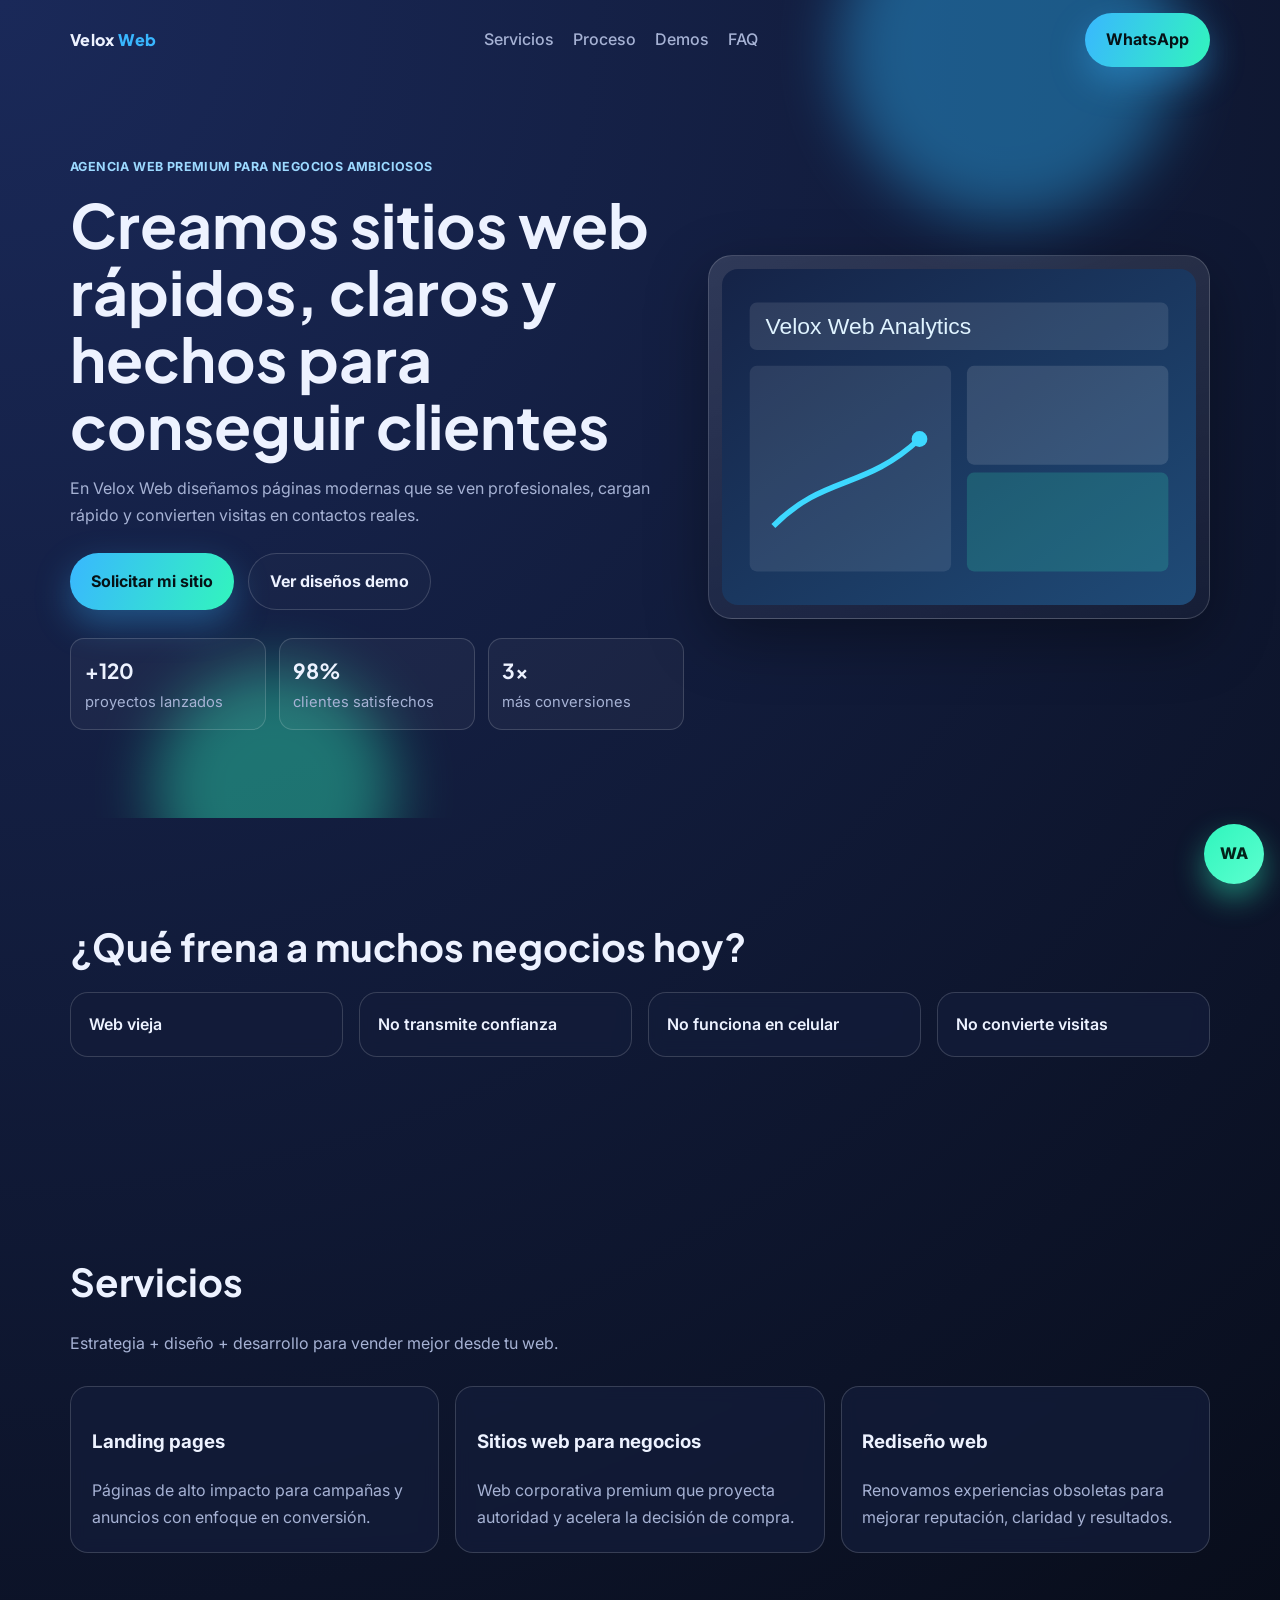
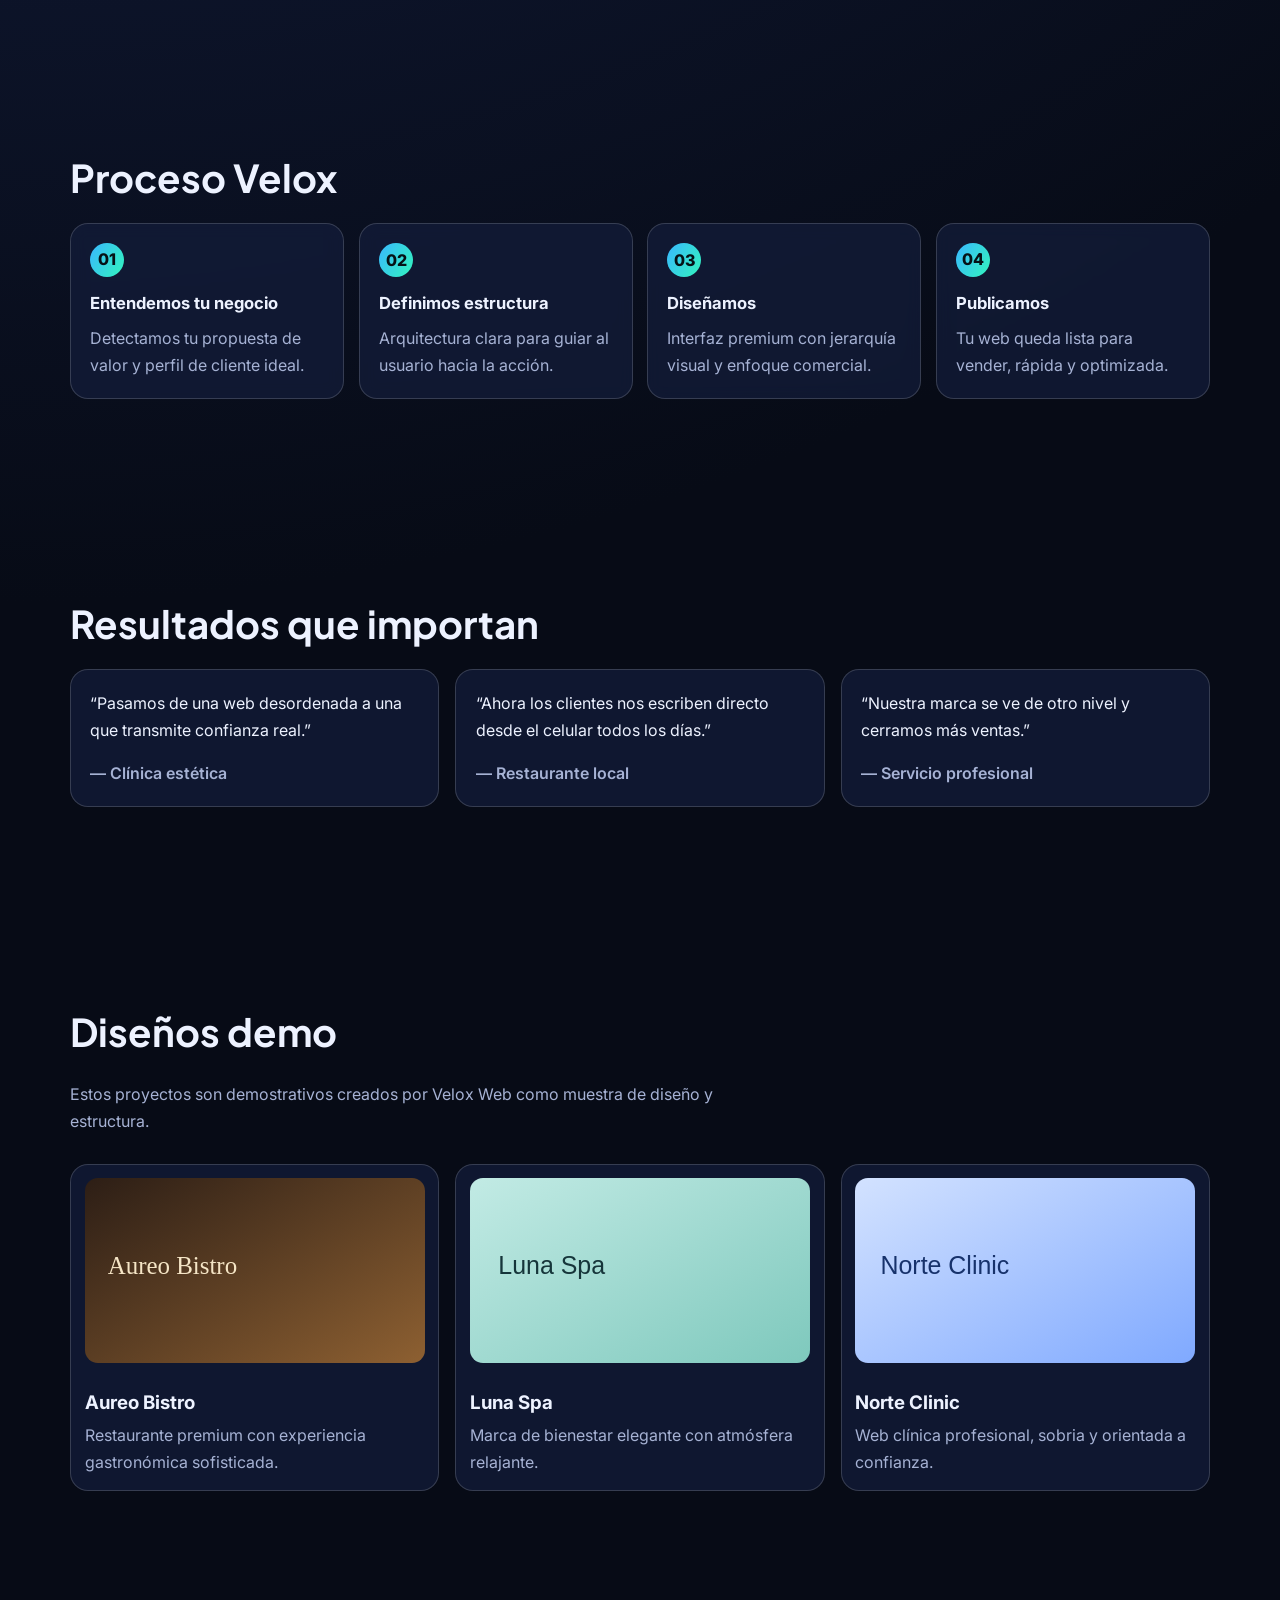
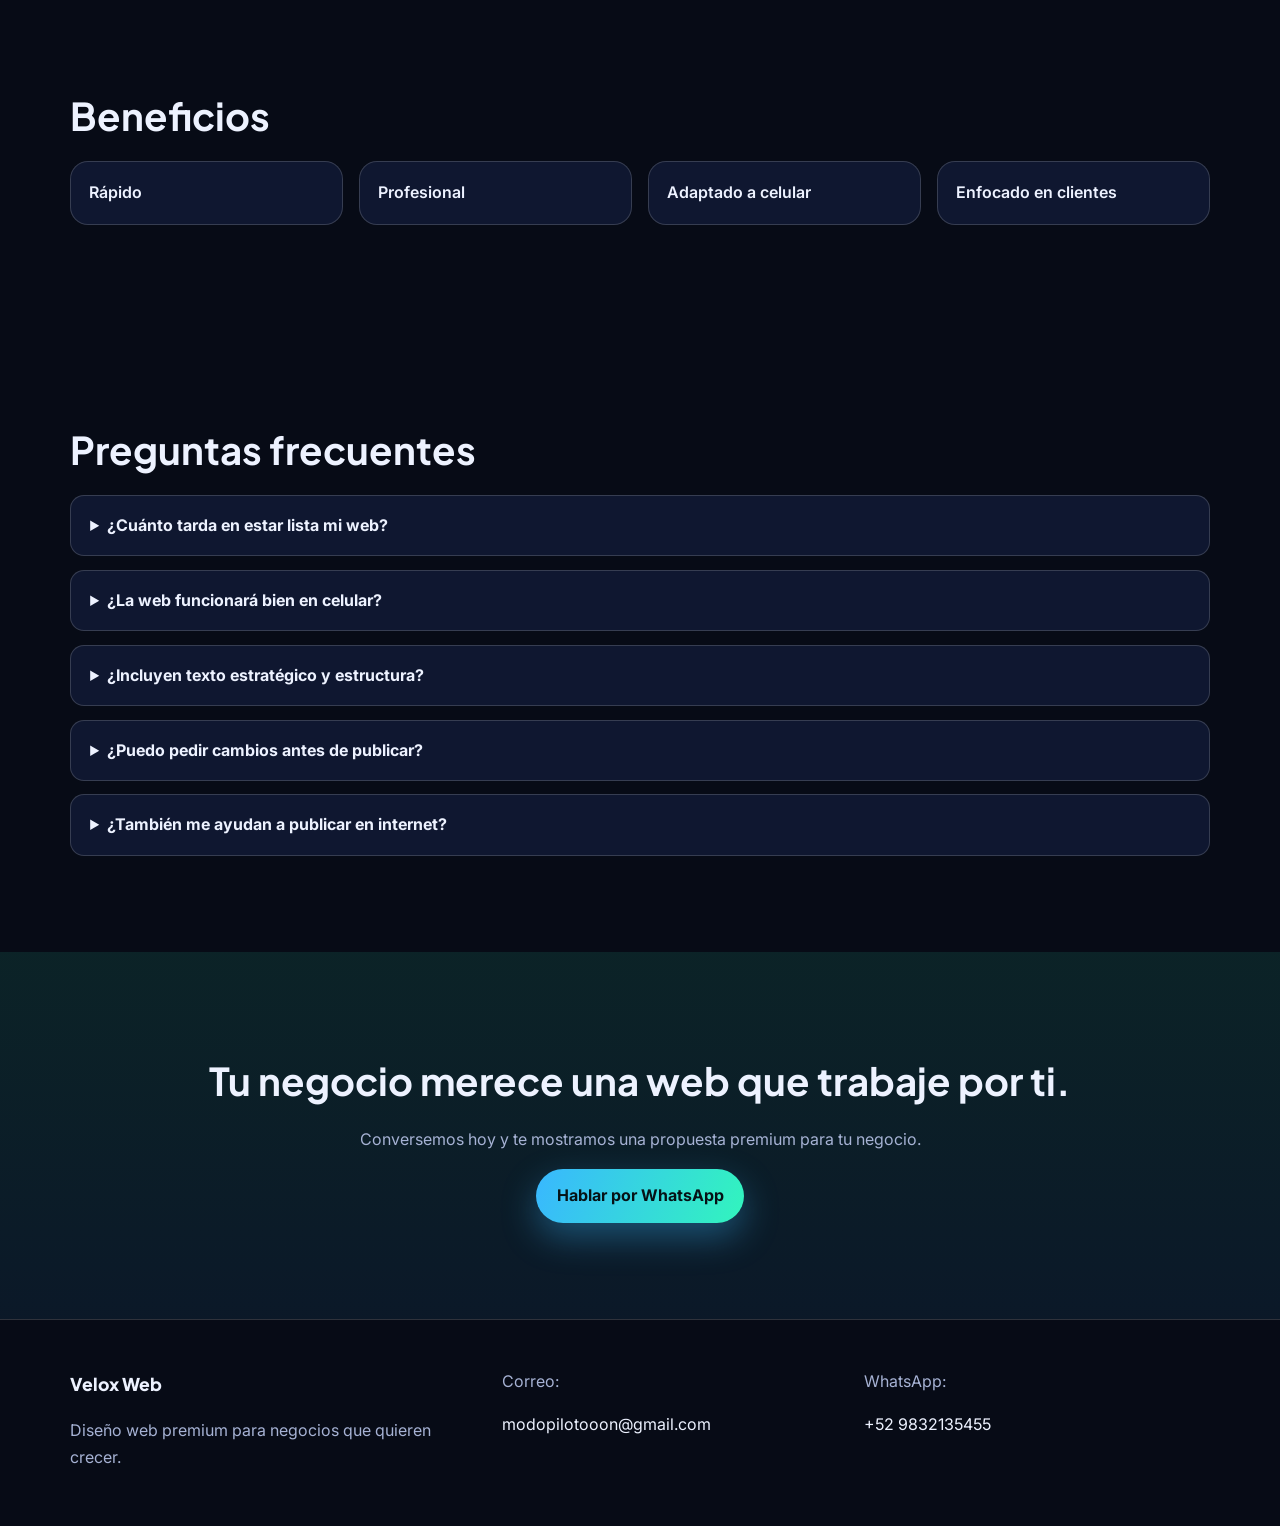
<file: index.html>
<!DOCTYPE html>
<html lang="es">
<head>
  <meta charset="UTF-8" />
  <meta name="viewport" content="width=device-width, initial-scale=1.0" />
  <title>Velox Web | Agencia web premium</title>
  <meta name="description" content="Velox Web diseña sitios premium, rápidos y orientados a convertir visitas en clientes." />
  <meta property="og:title" content="Velox Web | Agencia web premium" />
  <meta property="og:description" content="Sitios modernos, rápidos y pensados para vender." />
  <meta property="og:type" content="website" />
  <link rel="preconnect" href="https://fonts.googleapis.com">
  <link rel="preconnect" href="https://fonts.gstatic.com" crossorigin>
  <link href="https://fonts.googleapis.com/css2?family=Inter:wght@400;500;600;700;800&family=Plus+Jakarta+Sans:wght@600;700;800&display=swap" rel="stylesheet">
  <link rel="stylesheet" href="styles.css" />
</head>
<body>
  <a class="skip-link" href="#contenido">Saltar al contenido</a>

  <header class="navbar" id="navbar">
    <div class="container nav-content">
      <a href="#inicio" class="brand">Velox <span>Web</span></a>
      <nav aria-label="Navegación principal">
        <a href="#servicios">Servicios</a>
        <a href="#proceso">Proceso</a>
        <a href="#demos">Demos</a>
        <a href="#faq">FAQ</a>
      </nav>
      <a class="btn btn-primary wa-link" href="https://wa.me/529832135455?text=Hola%2C%20me%20gustar%C3%ADa%20crear%20un%20sitio%20web%20con%20Velox%20Web" target="_blank" rel="noopener noreferrer">WhatsApp</a>
    </div>
  </header>

  <main id="contenido">
    <section class="hero" id="inicio">
      <div class="orb orb-1"></div>
      <div class="orb orb-2"></div>
      <div class="container hero-grid reveal">
        <div>
          <p class="eyebrow">Agencia web premium para negocios ambiciosos</p>
          <h1>Creamos sitios web rápidos, claros y hechos para conseguir clientes</h1>
          <p class="subtitle">En Velox Web diseñamos páginas modernas que se ven profesionales, cargan rápido y convierten visitas en contactos reales.</p>
          <div class="hero-actions">
            <a class="btn btn-primary wa-link" href="https://wa.me/529832135455?text=Hola%2C%20me%20gustar%C3%ADa%20crear%20un%20sitio%20web%20con%20Velox%20Web" target="_blank" rel="noopener noreferrer">Solicitar mi sitio</a>
            <a class="btn btn-secondary" href="#demos">Ver diseños demo</a>
          </div>
          <div class="hero-metrics">
            <div><strong>+120</strong><span>proyectos lanzados</span></div>
            <div><strong>98%</strong><span>clientes satisfechos</span></div>
            <div><strong>3x</strong><span>más conversiones</span></div>
          </div>
        </div>
        <aside class="hero-panel">
          <img src="assets/agency-dashboard.svg" alt="Panel visual de resultados web" />
        </aside>
      </div>
    </section>

    <section class="section" id="problema">
      <div class="container reveal">
        <h2>¿Qué frena a muchos negocios hoy?</h2>
        <div class="grid four">
          <article class="card">Web vieja</article>
          <article class="card">No transmite confianza</article>
          <article class="card">No funciona en celular</article>
          <article class="card">No convierte visitas</article>
        </div>
      </div>
    </section>

    <section class="section" id="servicios">
      <div class="container reveal">
        <h2>Servicios</h2>
        <p class="section-intro">Estrategia + diseño + desarrollo para vender mejor desde tu web.</p>
        <div class="grid three">
          <article class="service-card">
            <h3>Landing pages</h3>
            <p>Páginas de alto impacto para campañas y anuncios con enfoque en conversión.</p>
          </article>
          <article class="service-card">
            <h3>Sitios web para negocios</h3>
            <p>Web corporativa premium que proyecta autoridad y acelera la decisión de compra.</p>
          </article>
          <article class="service-card">
            <h3>Rediseño web</h3>
            <p>Renovamos experiencias obsoletas para mejorar reputación, claridad y resultados.</p>
          </article>
        </div>
      </div>
    </section>

    <section class="section" id="proceso">
      <div class="container reveal">
        <h2>Proceso Velox</h2>
        <div class="timeline">
          <article><span>01</span><h3>Entendemos tu negocio</h3><p>Detectamos tu propuesta de valor y perfil de cliente ideal.</p></article>
          <article><span>02</span><h3>Definimos estructura</h3><p>Arquitectura clara para guiar al usuario hacia la acción.</p></article>
          <article><span>03</span><h3>Diseñamos</h3><p>Interfaz premium con jerarquía visual y enfoque comercial.</p></article>
          <article><span>04</span><h3>Publicamos</h3><p>Tu web queda lista para vender, rápida y optimizada.</p></article>
        </div>
      </div>
    </section>

    <section class="section" id="resultados">
      <div class="container reveal">
        <h2>Resultados que importan</h2>
        <div class="results-grid">
          <article class="result-card"><p>“Pasamos de una web desordenada a una que transmite confianza real.”</p><strong>— Clínica estética</strong></article>
          <article class="result-card"><p>“Ahora los clientes nos escriben directo desde el celular todos los días.”</p><strong>— Restaurante local</strong></article>
          <article class="result-card"><p>“Nuestra marca se ve de otro nivel y cerramos más ventas.”</p><strong>— Servicio profesional</strong></article>
        </div>
      </div>
    </section>

    <section class="section" id="demos">
      <div class="container reveal">
        <h2>Diseños demo</h2>
        <p class="section-intro">Estos proyectos son demostrativos creados por Velox Web como muestra de diseño y estructura.</p>
        <div class="grid three demos-grid">
          <a class="demo-card" href="demos/aureo-bistro.html">
            <img src="assets/aureo-bistro.svg" alt="Demo de Aureo Bistro" />
            <div>
              <h3>Aureo Bistro</h3>
              <p>Restaurante premium con experiencia gastronómica sofisticada.</p>
            </div>
          </a>
          <a class="demo-card" href="demos/luna-spa.html">
            <img src="assets/luna-spa.svg" alt="Demo de Luna Spa" />
            <div>
              <h3>Luna Spa</h3>
              <p>Marca de bienestar elegante con atmósfera relajante.</p>
            </div>
          </a>
          <a class="demo-card" href="demos/norte-clinic.html">
            <img src="assets/norte-clinic.svg" alt="Demo de Norte Clinic" />
            <div>
              <h3>Norte Clinic</h3>
              <p>Web clínica profesional, sobria y orientada a confianza.</p>
            </div>
          </a>
        </div>
      </div>
    </section>

    <section class="section" id="beneficios">
      <div class="container reveal">
        <h2>Beneficios</h2>
        <div class="grid four">
          <article class="card">Rápido</article>
          <article class="card">Profesional</article>
          <article class="card">Adaptado a celular</article>
          <article class="card">Enfocado en clientes</article>
        </div>
      </div>
    </section>

    <section class="section" id="faq">
      <div class="container reveal">
        <h2>Preguntas frecuentes</h2>
        <div class="faq-list">
          <details>
            <summary>¿Cuánto tarda en estar lista mi web?</summary>
            <p>La mayoría de proyectos premium se entregan entre 7 y 15 días, según alcance.</p>
          </details>
          <details>
            <summary>¿La web funcionará bien en celular?</summary>
            <p>Sí. Diseñamos mobile-first para asegurar velocidad y claridad en pantallas pequeñas.</p>
          </details>
          <details>
            <summary>¿Incluyen texto estratégico y estructura?</summary>
            <p>Sí, te guiamos en el mensaje, secciones y llamados a la acción para convertir mejor.</p>
          </details>
          <details>
            <summary>¿Puedo pedir cambios antes de publicar?</summary>
            <p>Claro. Incluimos rondas de ajustes para garantizar un resultado alineado a tu marca.</p>
          </details>
          <details>
            <summary>¿También me ayudan a publicar en internet?</summary>
            <p>Sí, podemos dejar todo publicado en hosting para que empieces a captar clientes.</p>
          </details>
        </div>
      </div>
    </section>

    <section class="section cta-final" id="contacto">
      <div class="container reveal">
        <h2>Tu negocio merece una web que trabaje por ti.</h2>
        <p>Conversemos hoy y te mostramos una propuesta premium para tu negocio.</p>
        <a class="btn btn-primary wa-link" href="https://wa.me/529832135455?text=Hola%2C%20me%20gustar%C3%ADa%20crear%20un%20sitio%20web%20con%20Velox%20Web" target="_blank" rel="noopener noreferrer">Hablar por WhatsApp</a>
      </div>
    </section>
  </main>

  <footer class="footer">
    <div class="container footer-grid">
      <div>
        <p class="footer-brand">Velox Web</p>
        <p>Diseño web premium para negocios que quieren crecer.</p>
      </div>
      <div>
        <p>Correo:</p>
        <a href="mailto:modopilotooon@gmail.com">modopilotooon@gmail.com</a>
      </div>
      <div>
        <p>WhatsApp:</p>
        <a class="wa-link" href="https://wa.me/529832135455?text=Hola%2C%20me%20gustar%C3%ADa%20crear%20un%20sitio%20web%20con%20Velox%20Web" target="_blank" rel="noopener noreferrer">+52 9832135455</a>
      </div>
    </div>
  </footer>

  <a class="whatsapp-float wa-link" href="https://wa.me/529832135455?text=Hola%2C%20me%20gustar%C3%ADa%20crear%20un%20sitio%20web%20con%20Velox%20Web" target="_blank" rel="noopener noreferrer" aria-label="Abrir WhatsApp">
    <span>WA</span>
  </a>

  <script src="script.js"></script>
</body>
</html>
</file>
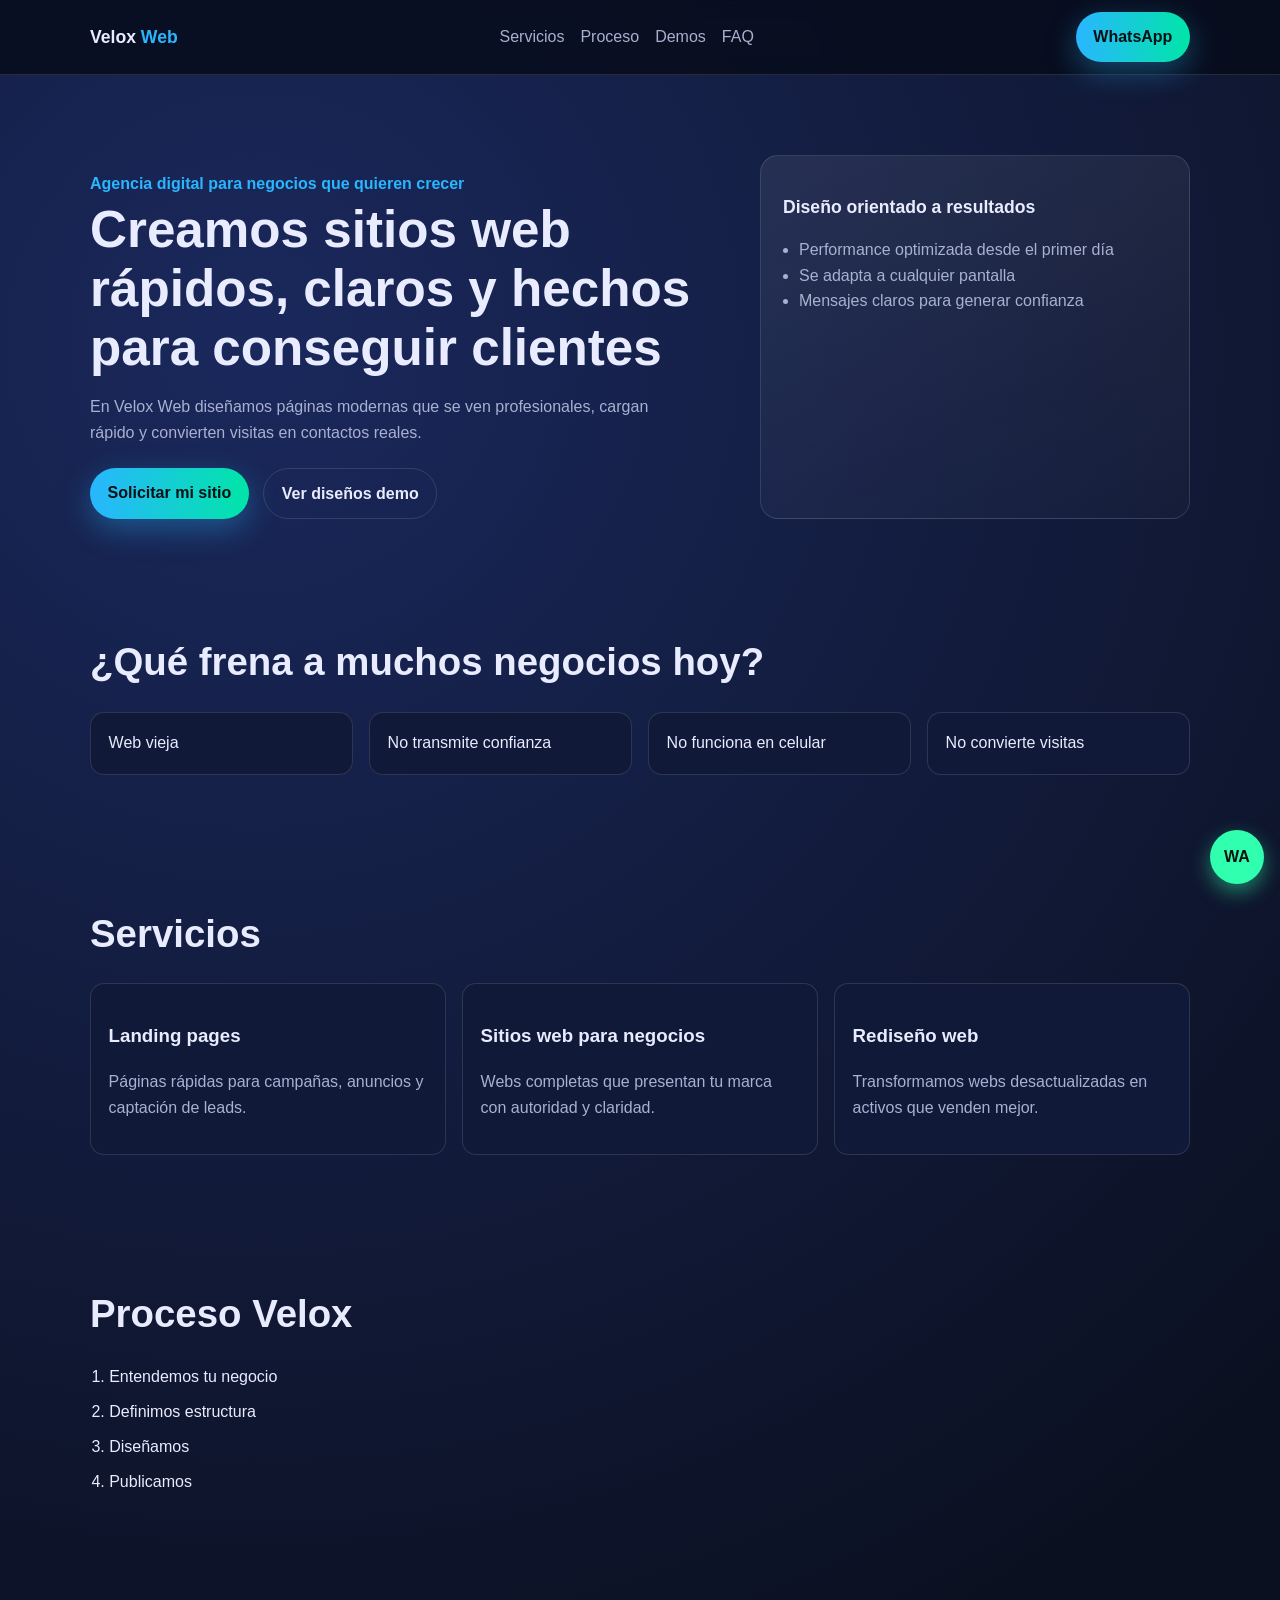
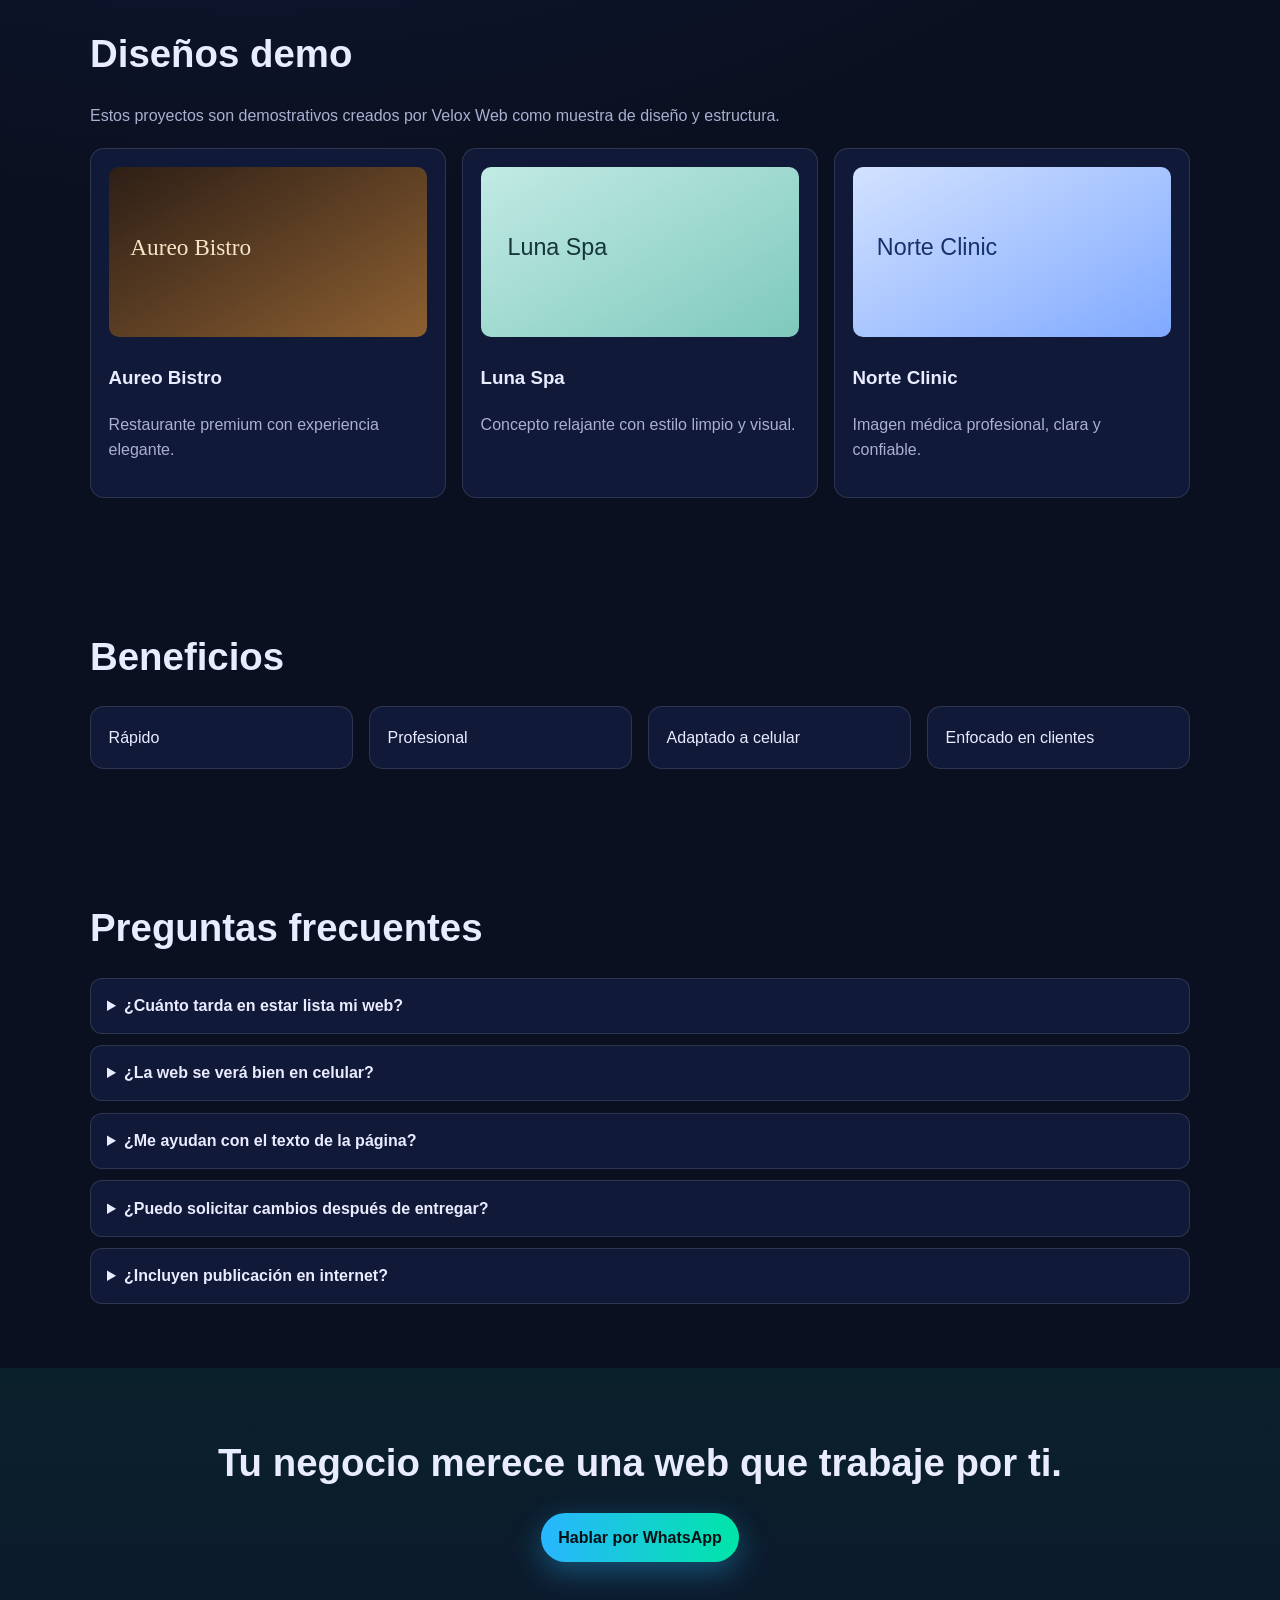
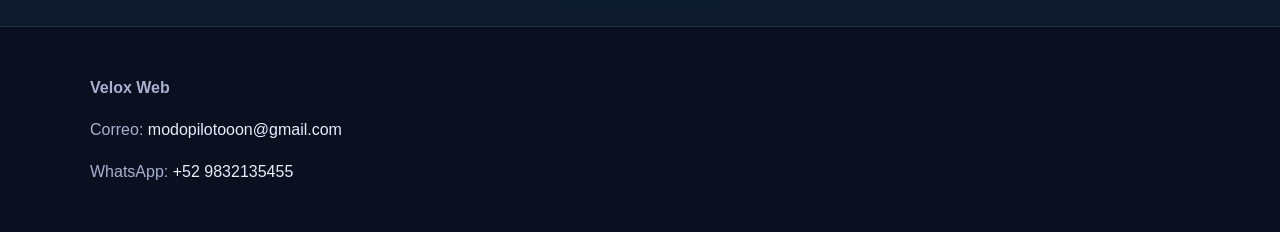
<file: velox-web/index.html>
<!DOCTYPE html>
<html lang="es">
<head>
  <meta charset="UTF-8" />
  <meta name="viewport" content="width=device-width, initial-scale=1.0" />
  <title>Velox Web | Sitios rápidos y profesionales</title>
  <meta name="description" content="Velox Web crea sitios modernos, rápidos y enfocados en conseguir clientes reales para negocios." />
  <link rel="stylesheet" href="styles.css" />
</head>
<body>
  <header class="navbar">
    <div class="container nav-content">
      <a href="#inicio" class="brand">Velox <span>Web</span></a>
      <nav>
        <a href="#servicios">Servicios</a>
        <a href="#proceso">Proceso</a>
        <a href="#demos">Demos</a>
        <a href="#faq">FAQ</a>
      </nav>
      <a class="nav-cta" href="https://wa.me/529832135455" target="_blank" rel="noopener noreferrer">WhatsApp</a>
    </div>
  </header>

  <main>
    <section class="hero" id="inicio">
      <div class="container hero-grid reveal">
        <div>
          <p class="eyebrow">Agencia digital para negocios que quieren crecer</p>
          <h1>Creamos sitios web rápidos, claros y hechos para conseguir clientes</h1>
          <p class="subtitle">En Velox Web diseñamos páginas modernas que se ven profesionales, cargan rápido y convierten visitas en contactos reales.</p>
          <div class="hero-actions">
            <a class="btn btn-primary" href="https://wa.me/529832135455" target="_blank" rel="noopener noreferrer">Solicitar mi sitio</a>
            <a class="btn btn-secondary" href="#demos">Ver diseños demo</a>
          </div>
        </div>
        <aside class="hero-panel">
          <h2>Diseño orientado a resultados</h2>
          <ul>
            <li>Performance optimizada desde el primer día</li>
            <li>Se adapta a cualquier pantalla</li>
            <li>Mensajes claros para generar confianza</li>
          </ul>
        </aside>
      </div>
    </section>

    <section class="section" id="problema">
      <div class="container reveal">
        <h2>¿Qué frena a muchos negocios hoy?</h2>
        <div class="grid four">
          <article class="card">Web vieja</article>
          <article class="card">No transmite confianza</article>
          <article class="card">No funciona en celular</article>
          <article class="card">No convierte visitas</article>
        </div>
      </div>
    </section>

    <section class="section" id="servicios">
      <div class="container reveal">
        <h2>Servicios</h2>
        <div class="grid three">
          <article class="service-card">
            <h3>Landing pages</h3>
            <p>Páginas rápidas para campañas, anuncios y captación de leads.</p>
          </article>
          <article class="service-card">
            <h3>Sitios web para negocios</h3>
            <p>Webs completas que presentan tu marca con autoridad y claridad.</p>
          </article>
          <article class="service-card">
            <h3>Rediseño web</h3>
            <p>Transformamos webs desactualizadas en activos que venden mejor.</p>
          </article>
        </div>
      </div>
    </section>

    <section class="section" id="proceso">
      <div class="container reveal">
        <h2>Proceso Velox</h2>
        <ol class="steps">
          <li>Entendemos tu negocio</li>
          <li>Definimos estructura</li>
          <li>Diseñamos</li>
          <li>Publicamos</li>
        </ol>
      </div>
    </section>

    <section class="section" id="demos">
      <div class="container reveal">
        <h2>Diseños demo</h2>
        <p class="section-intro">Estos proyectos son demostrativos creados por Velox Web como muestra de diseño y estructura.</p>
        <div class="grid three demos-grid">
          <a class="demo-card" href="../demos/aureo-bistro.html">
            <img src="../assets/aureo-bistro.svg" alt="Demo de Aureo Bistro" />
            <div>
              <h3>Aureo Bistro</h3>
              <p>Restaurante premium con experiencia elegante.</p>
            </div>
          </a>
          <a class="demo-card" href="../demos/luna-spa.html">
            <img src="../assets/luna-spa.svg" alt="Demo de Luna Spa" />
            <div>
              <h3>Luna Spa</h3>
              <p>Concepto relajante con estilo limpio y visual.</p>
            </div>
          </a>
          <a class="demo-card" href="../demos/norte-clinic.html">
            <img src="../assets/norte-clinic.svg" alt="Demo de Norte Clinic" />
            <div>
              <h3>Norte Clinic</h3>
              <p>Imagen médica profesional, clara y confiable.</p>
            </div>
          </a>
        </div>
      </div>
    </section>

    <section class="section" id="beneficios">
      <div class="container reveal">
        <h2>Beneficios</h2>
        <div class="grid four">
          <article class="card">Rápido</article>
          <article class="card">Profesional</article>
          <article class="card">Adaptado a celular</article>
          <article class="card">Enfocado en clientes</article>
        </div>
      </div>
    </section>

    <section class="section" id="faq">
      <div class="container reveal">
        <h2>Preguntas frecuentes</h2>
        <div class="faq-list">
          <details>
            <summary>¿Cuánto tarda en estar lista mi web?</summary>
            <p>Dependiendo del alcance, normalmente entre 5 y 14 días.</p>
          </details>
          <details>
            <summary>¿La web se verá bien en celular?</summary>
            <p>Sí, todos los diseños son responsive y pensados para móvil primero.</p>
          </details>
          <details>
            <summary>¿Me ayudan con el texto de la página?</summary>
            <p>Sí, te guiamos con estructura y copies enfocados en conversión.</p>
          </details>
          <details>
            <summary>¿Puedo solicitar cambios después de entregar?</summary>
            <p>Incluimos rondas de ajustes para que el resultado quede alineado a tu negocio.</p>
          </details>
          <details>
            <summary>¿Incluyen publicación en internet?</summary>
            <p>Sí, podemos dejar tu web publicada y lista para recibir visitas.</p>
          </details>
        </div>
      </div>
    </section>

    <section class="section cta-final" id="contacto">
      <div class="container reveal">
        <h2>Tu negocio merece una web que trabaje por ti.</h2>
        <a class="btn btn-primary" href="https://wa.me/529832135455" target="_blank" rel="noopener noreferrer">Hablar por WhatsApp</a>
      </div>
    </section>
  </main>

  <footer class="footer">
    <div class="container">
      <p><strong>Velox Web</strong></p>
      <p>Correo: <a href="mailto:modopilotooon@gmail.com">modopilotooon@gmail.com</a></p>
      <p>WhatsApp: <a href="https://wa.me/529832135455" target="_blank" rel="noopener noreferrer">+52 9832135455</a></p>
    </div>
  </footer>

  <a class="whatsapp-float" href="https://wa.me/529832135455" target="_blank" rel="noopener noreferrer" aria-label="Abrir WhatsApp">WA</a>

  <script src="script.js"></script>
</body>
</html>
</file>
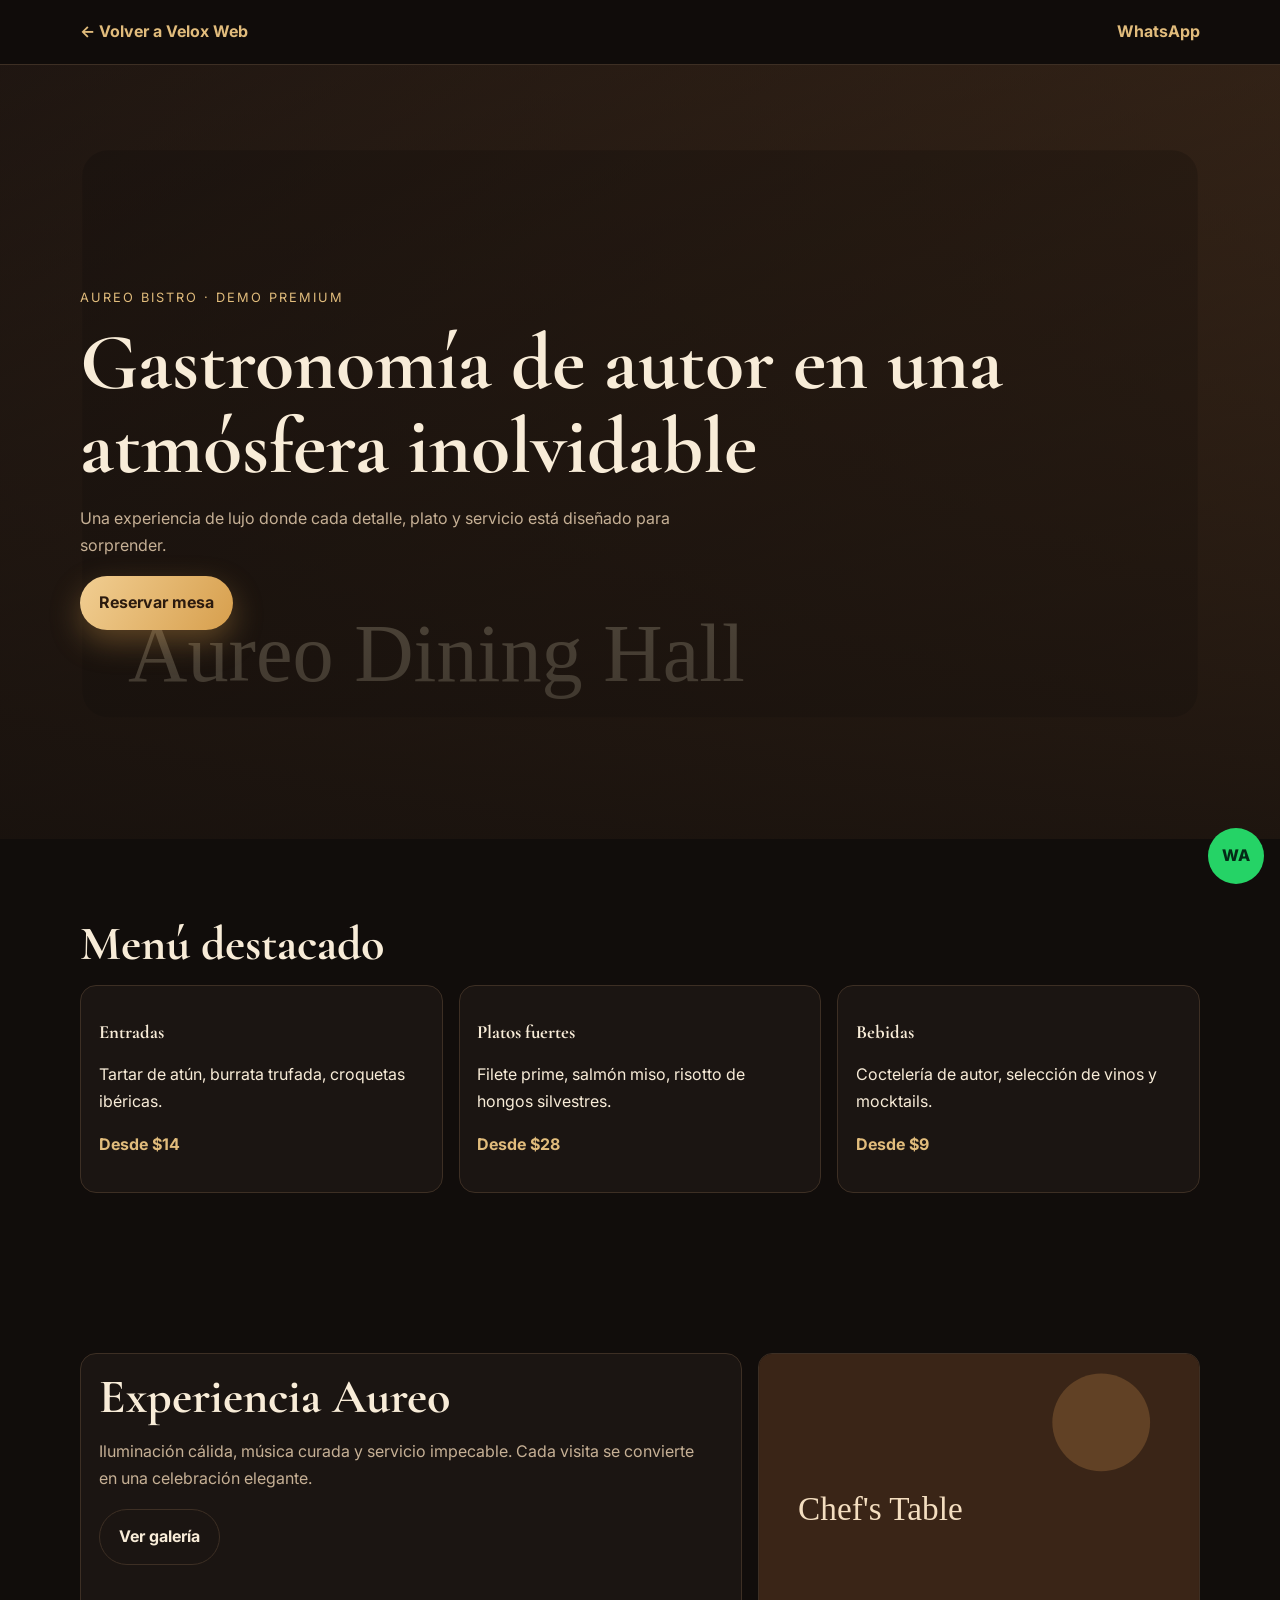
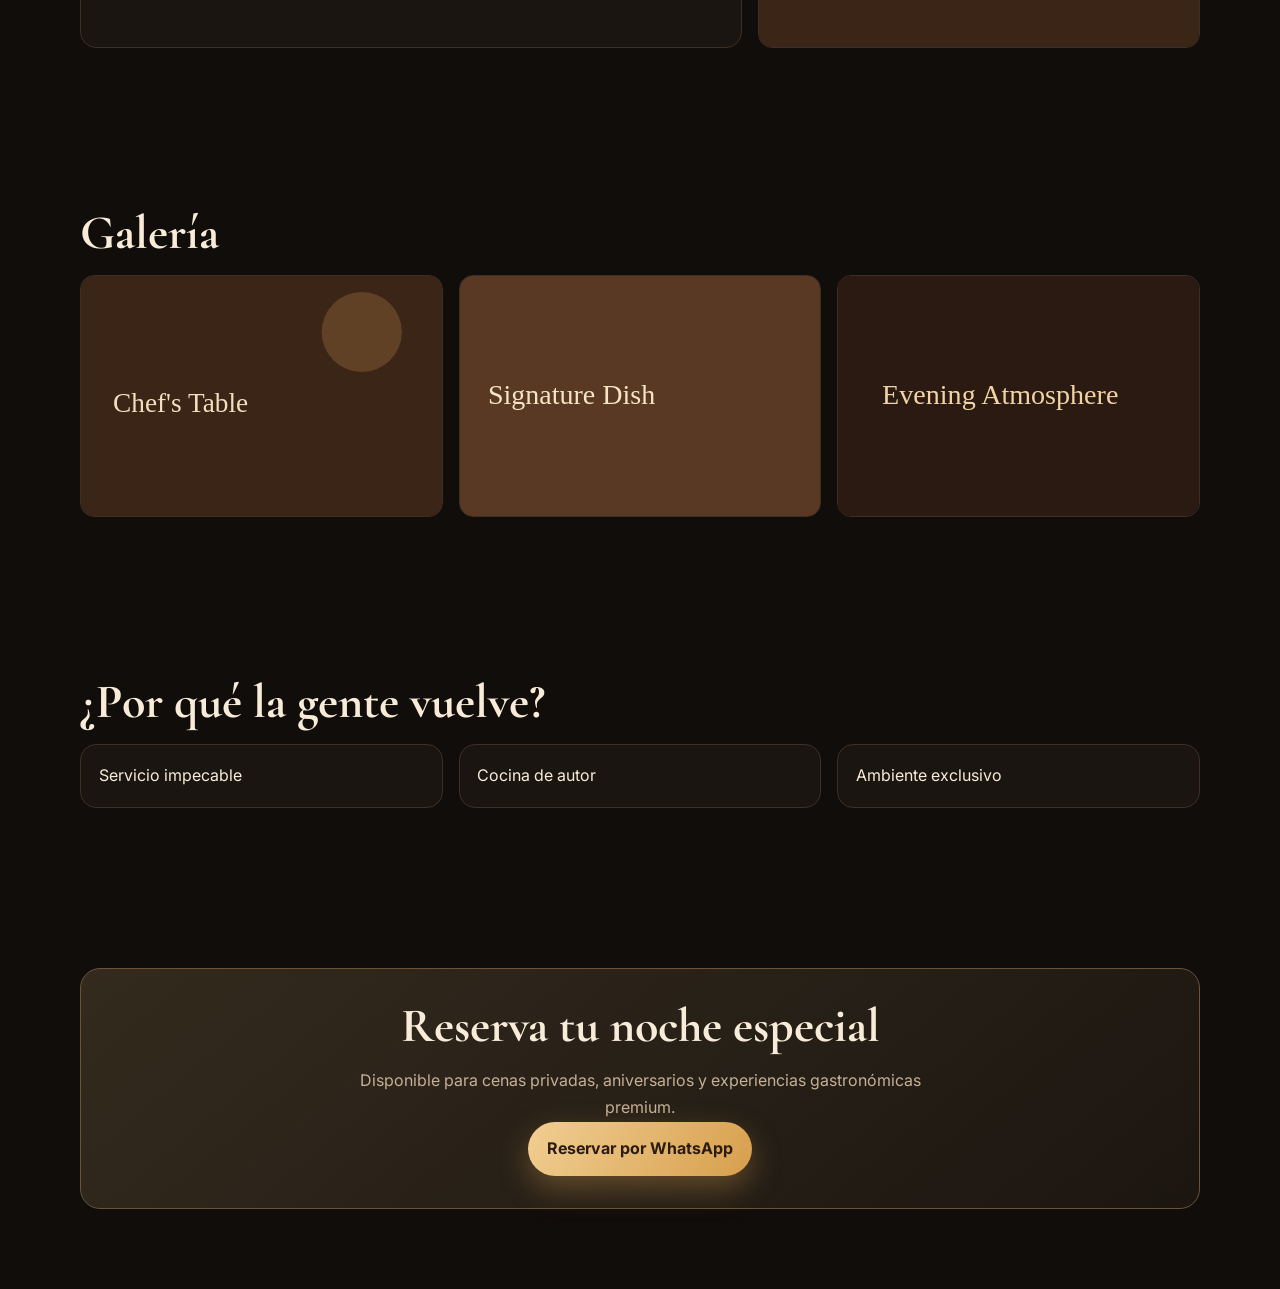
<file: demos/aureo-bistro.html>
<!doctype html>
<html lang="es">
<head>
  <meta charset="utf-8" />
  <meta name="viewport" content="width=device-width, initial-scale=1" />
  <title>Aureo Bistro | Demo Premium</title>
  <link rel="preconnect" href="https://fonts.googleapis.com">
  <link rel="preconnect" href="https://fonts.gstatic.com" crossorigin>
  <link href="https://fonts.googleapis.com/css2?family=Cormorant+Garamond:wght@500;600;700&family=Inter:wght@400;500;600;700&display=swap" rel="stylesheet">
  <style>
    :root{--bg:#110d0b;--surface:#1b1512;--gold:#e1bc7c;--text:#f8ecd8;--muted:#c6b095;--border:#3d2f24}
    *{box-sizing:border-box}html{scroll-behavior:smooth}body{margin:0;font-family:Inter,sans-serif;background:var(--bg);color:var(--text);line-height:1.7}
    .top{position:sticky;top:0;z-index:20;background:rgba(17,13,11,.9);backdrop-filter:blur(8px);border-bottom:1px solid var(--border)}
    .top .wrap{width:min(1120px,92%);margin:auto;min-height:64px;display:flex;align-items:center;justify-content:space-between}.top a{color:var(--gold);text-decoration:none;font-weight:700}
    .container{width:min(1120px,92%);margin:auto}.sec{padding:5rem 0}.reveal{opacity:0;transform:translateY(24px);transition:.6s ease}.reveal.visible{opacity:1;transform:none}
    .hero{min-height:86vh;display:grid;align-items:end;background:linear-gradient(0deg,rgba(17,13,11,.86),rgba(17,13,11,.45)),url('../assets/aureo-hero.svg') center/cover;padding:4rem 0}
    h1,h2,h3{font-family:'Cormorant Garamond',serif;line-height:1.05}
    h1{font-size:clamp(2.2rem,7vw,5rem);margin:.4rem 0}h2{font-size:clamp(2rem,4vw,3rem);margin:0 0 1rem}
    .tag{letter-spacing:2px;text-transform:uppercase;color:var(--gold);font-size:.8rem}.subtitle{max-width:60ch;color:var(--muted)}
    .btn{display:inline-block;padding:.85rem 1.2rem;border-radius:999px;text-decoration:none;font-weight:700;transition:.2s ease}
    .btn-primary{background:linear-gradient(120deg,#f1ce92,#d79f4d);color:#2c1b0f;box-shadow:0 12px 30px rgba(215,159,77,.35)}
    .btn-primary:hover{transform:translateY(-2px)} .btn-ghost{border:1px solid var(--border);color:var(--text)}
    .menu-grid,.exp-grid,.gallery,.perks{display:grid;gap:1rem}.menu-grid{grid-template-columns:repeat(3,1fr)}
    .menu-card,.box{background:var(--surface);border:1px solid var(--border);border-radius:16px;padding:1.1rem;transition:.25s ease}
    .menu-card:hover,.box:hover{transform:translateY(-4px);border-color:#6b5139}
    .price{color:var(--gold);font-weight:700}
    .exp-grid{grid-template-columns:1.2fr .8fr}.exp-grid img,.gallery img{width:100%;display:block;border-radius:14px;border:1px solid var(--border)}
    .gallery{grid-template-columns:repeat(3,1fr)}.perks{grid-template-columns:repeat(3,1fr)}
    .reserve{background:linear-gradient(140deg,rgba(225,188,124,.17),rgba(225,188,124,.05));border:1px solid #6a5338;border-radius:20px;padding:2rem;text-align:center}
    .wa-float{position:fixed;right:1rem;bottom:1rem;width:56px;height:56px;border-radius:50%;display:grid;place-items:center;background:#25D366;color:#042b17;text-decoration:none;font-weight:800}
    @media(max-width:900px){.menu-grid,.exp-grid,.gallery,.perks{grid-template-columns:1fr}}
  </style>
</head>
<body>
  <div class="top"><div class="wrap"><a href="../index.html">← Volver a Velox Web</a><a target="_blank" rel="noopener" href="https://wa.me/529832135455?text=Hola%2C%20me%20gustar%C3%ADa%20crear%20un%20sitio%20web%20con%20Velox%20Web">WhatsApp</a></div></div>
  <header class="hero" id="inicio">
    <div class="container reveal">
      <p class="tag">Aureo Bistro · Demo Premium</p>
      <h1>Gastronomía de autor en una atmósfera inolvidable</h1>
      <p class="subtitle">Una experiencia de lujo donde cada detalle, plato y servicio está diseñado para sorprender.</p>
      <a class="btn btn-primary" target="_blank" rel="noopener" href="https://wa.me/529832135455?text=Hola%2C%20me%20gustar%C3%ADa%20crear%20un%20sitio%20web%20con%20Velox%20Web">Reservar mesa</a>
    </div>
  </header>

  <section class="sec"><div class="container reveal"><h2>Menú destacado</h2><div class="menu-grid"><article class="menu-card"><h3>Entradas</h3><p>Tartar de atún, burrata trufada, croquetas ibéricas.</p><p class="price">Desde $14</p></article><article class="menu-card"><h3>Platos fuertes</h3><p>Filete prime, salmón miso, risotto de hongos silvestres.</p><p class="price">Desde $28</p></article><article class="menu-card"><h3>Bebidas</h3><p>Coctelería de autor, selección de vinos y mocktails.</p><p class="price">Desde $9</p></article></div></div></section>
  <section class="sec"><div class="container exp-grid reveal"><div class="box"><h2>Experiencia Aureo</h2><p class="subtitle">Iluminación cálida, música curada y servicio impecable. Cada visita se convierte en una celebración elegante.</p><a class="btn btn-ghost" href="#galeria">Ver galería</a></div><img src="../assets/aureo-exp1.svg" alt="Ambiente elegante de Aureo Bistro" /></div></section>
  <section class="sec" id="galeria"><div class="container reveal"><h2>Galería</h2><div class="gallery"><img src="../assets/aureo-exp1.svg" alt="Interior premium" /><img src="../assets/aureo-exp2.svg" alt="Plato gourmet" /><img src="../assets/aureo-exp3.svg" alt="Experiencia nocturna" /></div></div></section>
  <section class="sec"><div class="container reveal"><h2>¿Por qué la gente vuelve?</h2><div class="perks"><article class="box">Servicio impecable</article><article class="box">Cocina de autor</article><article class="box">Ambiente exclusivo</article></div></div></section>
  <section class="sec"><div class="container reserve reveal"><h2>Reserva tu noche especial</h2><p class="subtitle" style="margin:auto">Disponible para cenas privadas, aniversarios y experiencias gastronómicas premium.</p><a class="btn btn-primary" target="_blank" rel="noopener" href="https://wa.me/529832135455?text=Hola%2C%20me%20gustar%C3%ADa%20crear%20un%20sitio%20web%20con%20Velox%20Web">Reservar por WhatsApp</a></div></section>

  <a class="wa-float" target="_blank" rel="noopener" href="https://wa.me/529832135455?text=Hola%2C%20me%20gustar%C3%ADa%20crear%20un%20sitio%20web%20con%20Velox%20Web">WA</a>
  <script>const obs=new IntersectionObserver((e)=>e.forEach(i=>{if(i.isIntersecting){i.target.classList.add('visible');obs.unobserve(i.target)}}),{threshold:.12});document.querySelectorAll('.reveal').forEach(el=>obs.observe(el));</script>
</body>
</html>
</file>
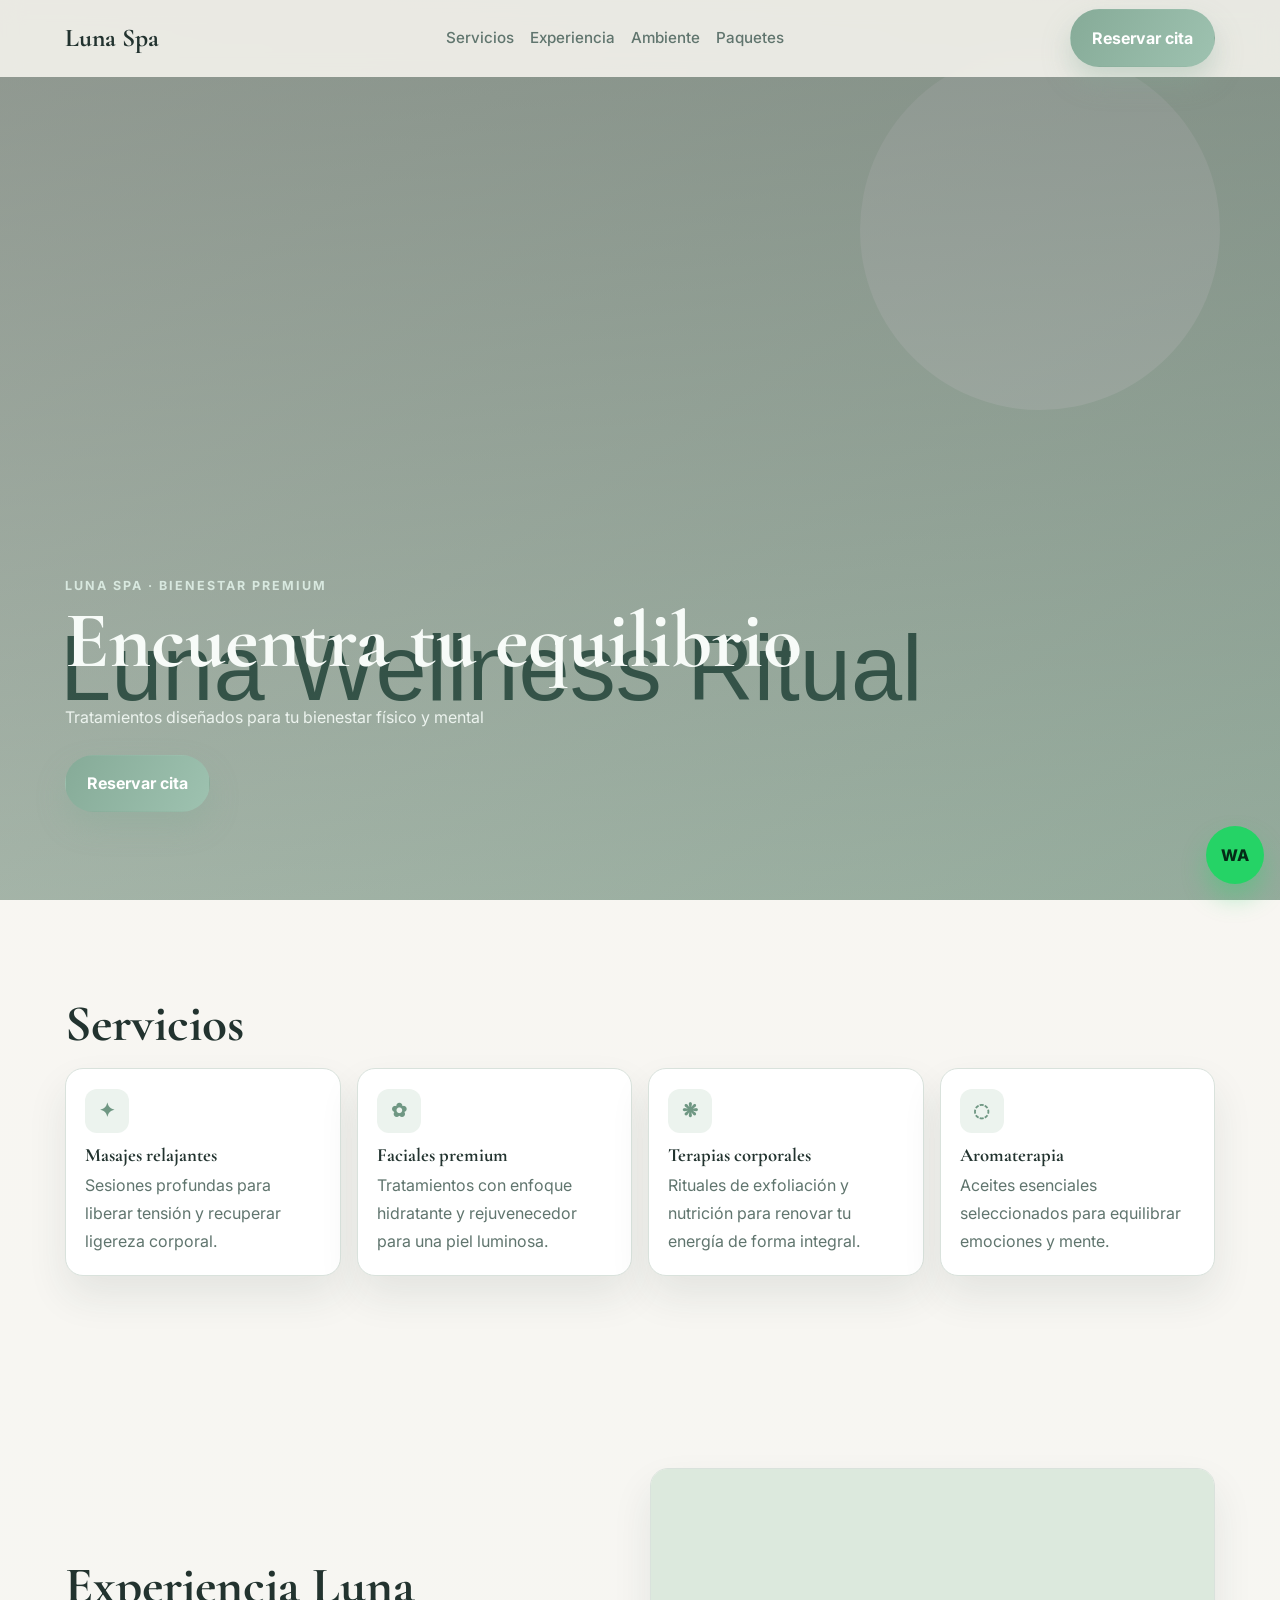
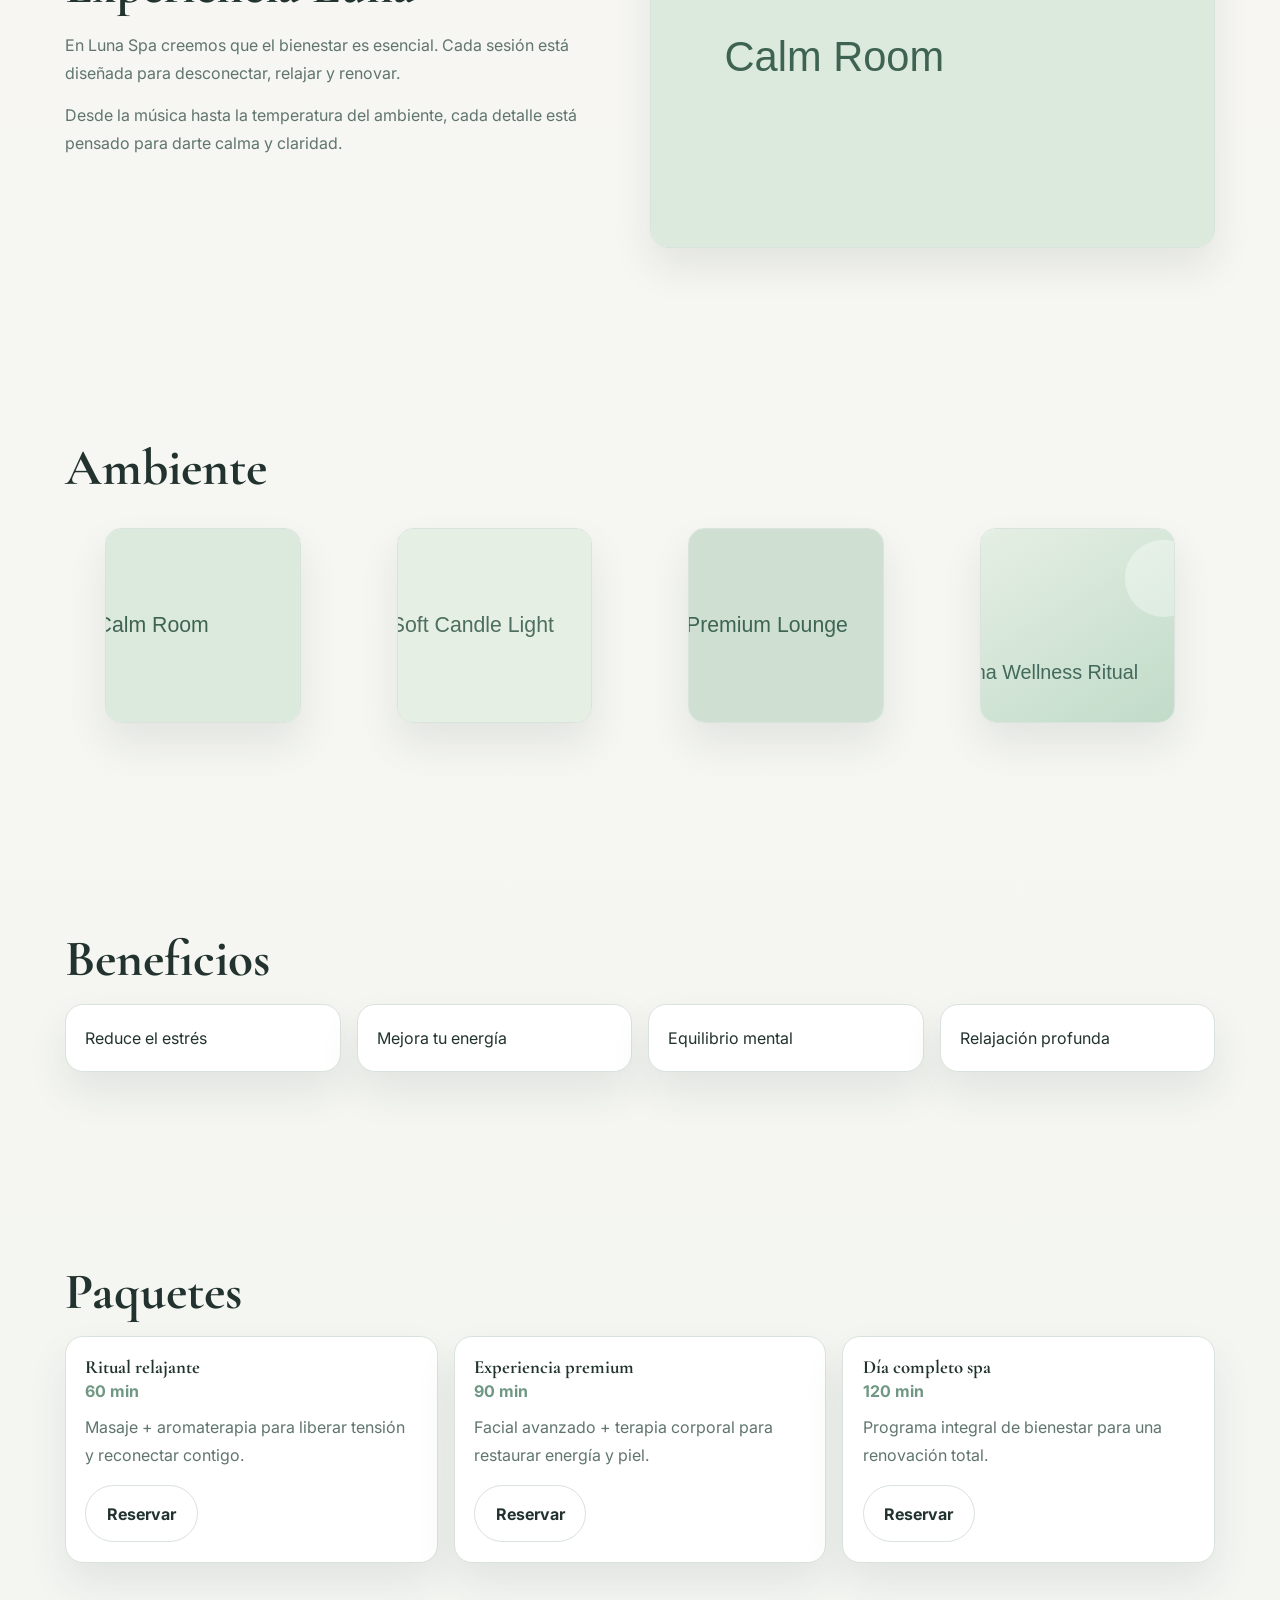
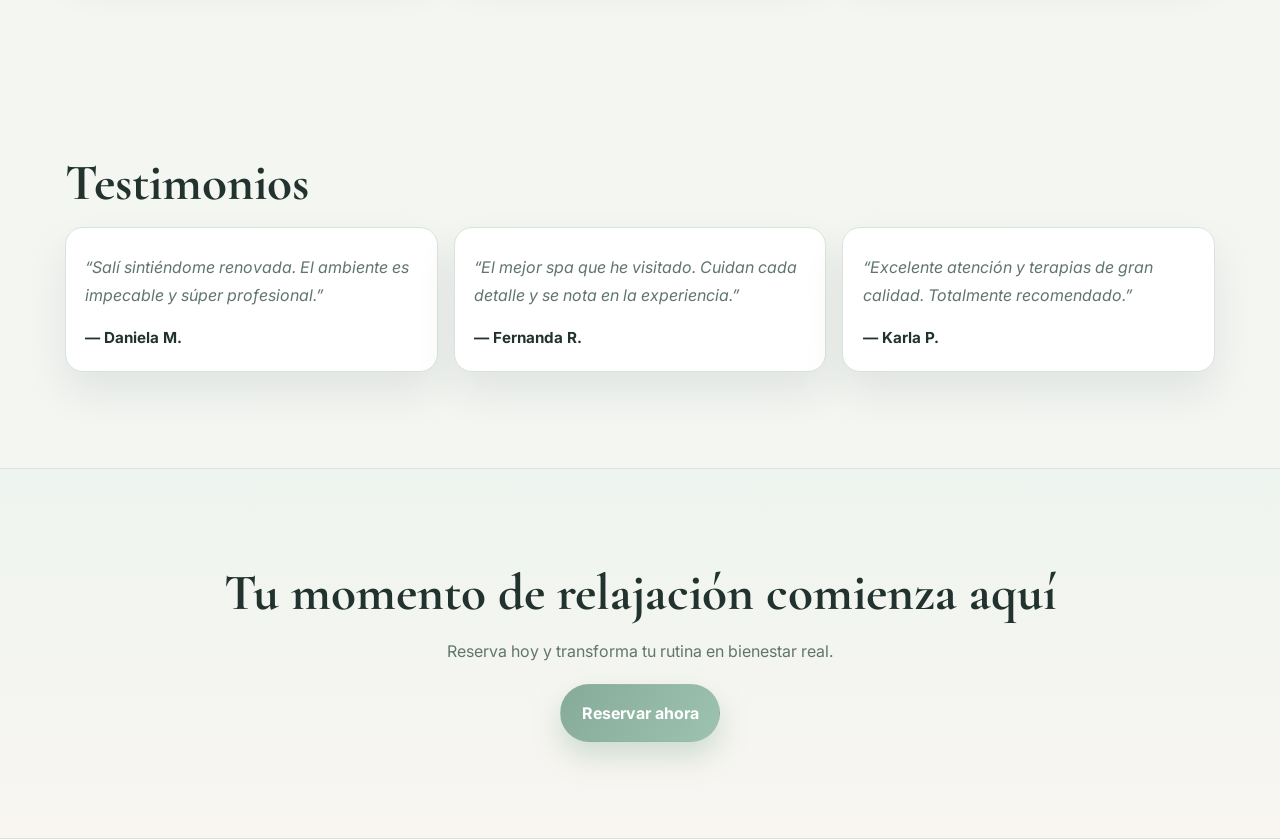
<file: demos/luna-spa.html>
<!doctype html>
<html lang="es">
<head>
  <meta charset="utf-8" />
  <meta name="viewport" content="width=device-width, initial-scale=1" />
  <title>Luna Spa | Bienestar premium</title>
  <link rel="preconnect" href="https://fonts.googleapis.com">
  <link rel="preconnect" href="https://fonts.gstatic.com" crossorigin>
  <link href="https://fonts.googleapis.com/css2?family=Inter:wght@400;500;600;700&family=Cormorant+Garamond:wght@500;600;700&display=swap" rel="stylesheet">
  <style>
    :root {
      --bg: #f6f3ee;
      --bg-soft: #fdfbf8;
      --text: #22332f;
      --muted: #60756e;
      --accent: #86ab98;
      --accent-dark: #6f9783;
      --border: #d9e2dc;
      --card: #ffffff;
      --shadow: 0 20px 40px rgba(36, 56, 50, 0.09);
    }

    * { box-sizing: border-box; }
    html { scroll-behavior: smooth; }
    body {
      margin: 0;
      font-family: Inter, sans-serif;
      background: linear-gradient(180deg, #f9f6f2 0%, #f3f6f2 100%);
      color: var(--text);
      line-height: 1.75;
    }

    .container { width: min(1150px, 92%); margin: 0 auto; }
    .section { padding: 6rem 0; }
    h1, h2, h3 { font-family: "Cormorant Garamond", serif; line-height: 1.1; margin: 0; }
    h1 { font-size: clamp(2.5rem, 7vw, 5rem); }
    h2 { font-size: clamp(2rem, 4vw, 3.2rem); margin-bottom: 1rem; }
    p { margin: 0; }

    .navbar {
      position: fixed;
      inset: 0 0 auto 0;
      z-index: 50;
      background: rgba(251, 248, 243, 0.85);
      border-bottom: 1px solid transparent;
      backdrop-filter: blur(10px);
      transition: border-color .28s ease, box-shadow .28s ease;
    }
    .navbar.scrolled {
      border-color: var(--border);
      box-shadow: 0 10px 24px rgba(36,56,50,.08);
    }
    .nav-wrap {
      min-height: 76px;
      display: flex;
      align-items: center;
      justify-content: space-between;
      gap: 1rem;
    }
    .brand {
      font-family: "Cormorant Garamond", serif;
      font-size: 1.6rem;
      text-decoration: none;
      color: var(--text);
      font-weight: 700;
    }
    nav { display: flex; gap: 1rem; }
    nav a {
      color: var(--muted);
      text-decoration: none;
      font-weight: 500;
      font-size: .95rem;
    }
    nav a:hover { color: var(--text); }

    .btn {
      display: inline-flex;
      align-items: center;
      justify-content: center;
      text-decoration: none;
      border-radius: 999px;
      padding: .85rem 1.3rem;
      font-weight: 700;
      border: 1px solid transparent;
      transition: transform .22s ease, box-shadow .22s ease, background .22s ease;
    }
    .btn-primary {
      background: linear-gradient(120deg, var(--accent), #9ec2b0);
      color: #fff;
      box-shadow: 0 14px 28px rgba(134, 171, 152, .35);
    }
    .btn-primary:hover { transform: translateY(-2px); }
    .btn-soft {
      background: #fff;
      border-color: var(--border);
      color: var(--text);
    }

    .hero {
      min-height: 100vh;
      display: grid;
      align-items: end;
      padding: 9rem 0 5.5rem;
      background:
        linear-gradient(180deg, rgba(17,25,22,.42), rgba(17,25,22,.24)),
        url('../assets/luna-hero.svg') center/cover;
      color: #f7fbf8;
    }
    .hero .subtitle { color: #ecf3ee; max-width: 60ch; margin: 1.1rem 0 1.5rem; }
    .eyebrow {
      text-transform: uppercase;
      letter-spacing: 2px;
      font-size: .78rem;
      font-weight: 700;
      color: #d8e8df;
    }

    .services-grid,
    .benefits-grid,
    .packages,
    .testimonials,
    .gallery {
      display: grid;
      gap: 1rem;
    }
    .services-grid { grid-template-columns: repeat(4, minmax(0, 1fr)); }
    .benefits-grid { grid-template-columns: repeat(4, minmax(0, 1fr)); }
    .packages { grid-template-columns: repeat(3, minmax(0, 1fr)); }
    .testimonials { grid-template-columns: repeat(3, minmax(0, 1fr)); }
    .gallery { grid-template-columns: repeat(4, minmax(0, 1fr)); }

    .card {
      background: var(--card);
      border: 1px solid var(--border);
      border-radius: 18px;
      padding: 1.2rem;
      box-shadow: var(--shadow);
      transition: transform .22s ease, box-shadow .22s ease, border-color .22s ease;
    }
    .card:hover {
      transform: translateY(-5px);
      border-color: #bdd1c6;
      box-shadow: 0 24px 44px rgba(36, 56, 50, 0.12);
    }
    .icon {
      width: 44px;
      height: 44px;
      border-radius: 12px;
      display: grid;
      place-items: center;
      margin-bottom: .8rem;
      background: #ecf3ee;
      color: var(--accent-dark);
      font-size: 1.2rem;
      font-weight: 700;
    }
    .card p { color: var(--muted); margin-top: .35rem; }

    .experience {
      display: grid;
      grid-template-columns: 1fr 1fr;
      gap: 1.2rem;
      align-items: center;
    }
    .experience img {
      width: 100%;
      border-radius: 18px;
      border: 1px solid var(--border);
      box-shadow: var(--shadow);
      min-height: 380px;
      object-fit: cover;
    }
    .experience p { color: var(--muted); }

    .gallery-item {
      overflow: hidden;
      border-radius: 16px;
      border: 1px solid var(--border);
      box-shadow: var(--shadow);
      background: #fff;
      aspect-ratio: 1 / 1;
    }
    .gallery-item img {
      width: 100%;
      height: 100%;
      object-fit: cover;
      transition: transform .35s ease;
    }
    .gallery-item:hover img { transform: scale(1.07); }

    .package-card .time { color: var(--accent-dark); font-weight: 700; margin-bottom: .5rem; display: block; }
    .package-card p { color: var(--muted); margin-bottom: 1rem; }

    .testimonial p { color: var(--muted); font-style: italic; margin-bottom: .9rem; }
    .testimonial strong { font-size: .95rem; }

    .cta {
      text-align: center;
      background: linear-gradient(180deg, #eef4ef, #f9f6f2);
      border-top: 1px solid var(--border);
      border-bottom: 1px solid var(--border);
    }
    .cta p { color: var(--muted); margin: .6rem 0 1.2rem; }

    .wa-float {
      position: fixed;
      right: 1rem;
      bottom: 1rem;
      width: 58px;
      height: 58px;
      border-radius: 50%;
      display: grid;
      place-items: center;
      text-decoration: none;
      background: #25D366;
      color: #042b17;
      font-weight: 800;
      box-shadow: 0 14px 24px rgba(37, 211, 102, .35);
      z-index: 60;
    }

    .reveal {
      opacity: 0;
      transform: translateY(24px);
      transition: opacity .7s ease, transform .7s ease;
    }
    .reveal.show { opacity: 1; transform: none; }

    @media (max-width: 1020px) {
      nav { display: none; }
      .services-grid, .benefits-grid, .packages, .testimonials, .gallery, .experience { grid-template-columns: 1fr; }
      .section { padding: 4.5rem 0; }
    }
  </style>
</head>
<body>
  <header class="navbar" id="navbar">
    <div class="container nav-wrap">
      <a class="brand" href="#inicio">Luna Spa</a>
      <nav>
        <a href="#servicios">Servicios</a>
        <a href="#experiencia">Experiencia</a>
        <a href="#ambiente">Ambiente</a>
        <a href="#paquetes">Paquetes</a>
      </nav>
      <a class="btn btn-primary" target="_blank" rel="noopener" href="https://wa.me/529832135455?text=Hola%2C%20me%20gustar%C3%ADa%20agendar%20una%20cita%20en%20Luna%20Spa">Reservar cita</a>
    </div>
  </header>

  <main>
    <section class="hero" id="inicio">
      <div class="container reveal">
        <p class="eyebrow">Luna Spa · Bienestar premium</p>
        <h1>Encuentra tu equilibrio</h1>
        <p class="subtitle">Tratamientos diseñados para tu bienestar físico y mental</p>
        <a class="btn btn-primary" target="_blank" rel="noopener" href="https://wa.me/529832135455?text=Hola%2C%20me%20gustar%C3%ADa%20agendar%20una%20cita%20en%20Luna%20Spa">Reservar cita</a>
      </div>
    </section>

    <section class="section" id="servicios">
      <div class="container reveal">
        <h2>Servicios</h2>
        <div class="services-grid">
          <article class="card"><div class="icon">✦</div><h3>Masajes relajantes</h3><p>Sesiones profundas para liberar tensión y recuperar ligereza corporal.</p></article>
          <article class="card"><div class="icon">✿</div><h3>Faciales premium</h3><p>Tratamientos con enfoque hidratante y rejuvenecedor para una piel luminosa.</p></article>
          <article class="card"><div class="icon">❋</div><h3>Terapias corporales</h3><p>Rituales de exfoliación y nutrición para renovar tu energía de forma integral.</p></article>
          <article class="card"><div class="icon">◌</div><h3>Aromaterapia</h3><p>Aceites esenciales seleccionados para equilibrar emociones y mente.</p></article>
        </div>
      </div>
    </section>

    <section class="section" id="experiencia">
      <div class="container experience reveal">
        <div>
          <h2>Experiencia Luna</h2>
          <p>En Luna Spa creemos que el bienestar es esencial. Cada sesión está diseñada para desconectar, relajar y renovar.</p>
          <p style="margin-top: .9rem; color: var(--muted);">Desde la música hasta la temperatura del ambiente, cada detalle está pensado para darte calma y claridad.</p>
        </div>
        <img src="../assets/luna-amb1.svg" alt="Experiencia premium en Luna Spa" />
      </div>
    </section>

    <section class="section" id="ambiente">
      <div class="container reveal">
        <h2>Ambiente</h2>
        <div class="gallery">
          <figure class="gallery-item"><img src="../assets/luna-amb1.svg" alt="Interior relajante" /></figure>
          <figure class="gallery-item"><img src="../assets/luna-amb2.svg" alt="Velas y ambiente cálido" /></figure>
          <figure class="gallery-item"><img src="../assets/luna-amb3.svg" alt="Espacio natural" /></figure>
          <figure class="gallery-item"><img src="../assets/luna-hero.svg" alt="Zona de descanso" /></figure>
        </div>
      </div>
    </section>

    <section class="section" id="beneficios">
      <div class="container reveal">
        <h2>Beneficios</h2>
        <div class="benefits-grid">
          <article class="card">Reduce el estrés</article>
          <article class="card">Mejora tu energía</article>
          <article class="card">Equilibrio mental</article>
          <article class="card">Relajación profunda</article>
        </div>
      </div>
    </section>

    <section class="section" id="paquetes">
      <div class="container reveal">
        <h2>Paquetes</h2>
        <div class="packages">
          <article class="card package-card">
            <h3>Ritual relajante</h3>
            <span class="time">60 min</span>
            <p>Masaje + aromaterapia para liberar tensión y reconectar contigo.</p>
            <a class="btn btn-soft" target="_blank" rel="noopener" href="https://wa.me/529832135455?text=Hola%2C%20me%20gustar%C3%ADa%20agendar%20una%20cita%20en%20Luna%20Spa">Reservar</a>
          </article>
          <article class="card package-card">
            <h3>Experiencia premium</h3>
            <span class="time">90 min</span>
            <p>Facial avanzado + terapia corporal para restaurar energía y piel.</p>
            <a class="btn btn-soft" target="_blank" rel="noopener" href="https://wa.me/529832135455?text=Hola%2C%20me%20gustar%C3%ADa%20agendar%20una%20cita%20en%20Luna%20Spa">Reservar</a>
          </article>
          <article class="card package-card">
            <h3>Día completo spa</h3>
            <span class="time">120 min</span>
            <p>Programa integral de bienestar para una renovación total.</p>
            <a class="btn btn-soft" target="_blank" rel="noopener" href="https://wa.me/529832135455?text=Hola%2C%20me%20gustar%C3%ADa%20agendar%20una%20cita%20en%20Luna%20Spa">Reservar</a>
          </article>
        </div>
      </div>
    </section>

    <section class="section" id="testimonios">
      <div class="container reveal">
        <h2>Testimonios</h2>
        <div class="testimonials">
          <article class="card testimonial"><p>“Salí sintiéndome renovada. El ambiente es impecable y súper profesional.”</p><strong>— Daniela M.</strong></article>
          <article class="card testimonial"><p>“El mejor spa que he visitado. Cuidan cada detalle y se nota en la experiencia.”</p><strong>— Fernanda R.</strong></article>
          <article class="card testimonial"><p>“Excelente atención y terapias de gran calidad. Totalmente recomendado.”</p><strong>— Karla P.</strong></article>
        </div>
      </div>
    </section>

    <section class="section cta">
      <div class="container reveal">
        <h2>Tu momento de relajación comienza aquí</h2>
        <p>Reserva hoy y transforma tu rutina en bienestar real.</p>
        <a class="btn btn-primary" target="_blank" rel="noopener" href="https://wa.me/529832135455?text=Hola%2C%20me%20gustar%C3%ADa%20agendar%20una%20cita%20en%20Luna%20Spa">Reservar ahora</a>
      </div>
    </section>
  </main>

  <a class="wa-float" target="_blank" rel="noopener" href="https://wa.me/529832135455?text=Hola%2C%20me%20gustar%C3%ADa%20agendar%20una%20cita%20en%20Luna%20Spa">WA</a>

  <script>
    const navbar = document.getElementById('navbar');
    window.addEventListener('scroll', () => {
      navbar.classList.toggle('scrolled', window.scrollY > 14);
    }, { passive: true });

    const observer = new IntersectionObserver((entries) => {
      entries.forEach((entry) => {
        if (entry.isIntersecting) {
          entry.target.classList.add('show');
          observer.unobserve(entry.target);
        }
      });
    }, { threshold: 0.14 });

    document.querySelectorAll('.reveal').forEach((el, i) => {
      el.style.transitionDelay = `${Math.min(i * 60, 300)}ms`;
      observer.observe(el);
    });
  </script>
</body>
</html>
</file>
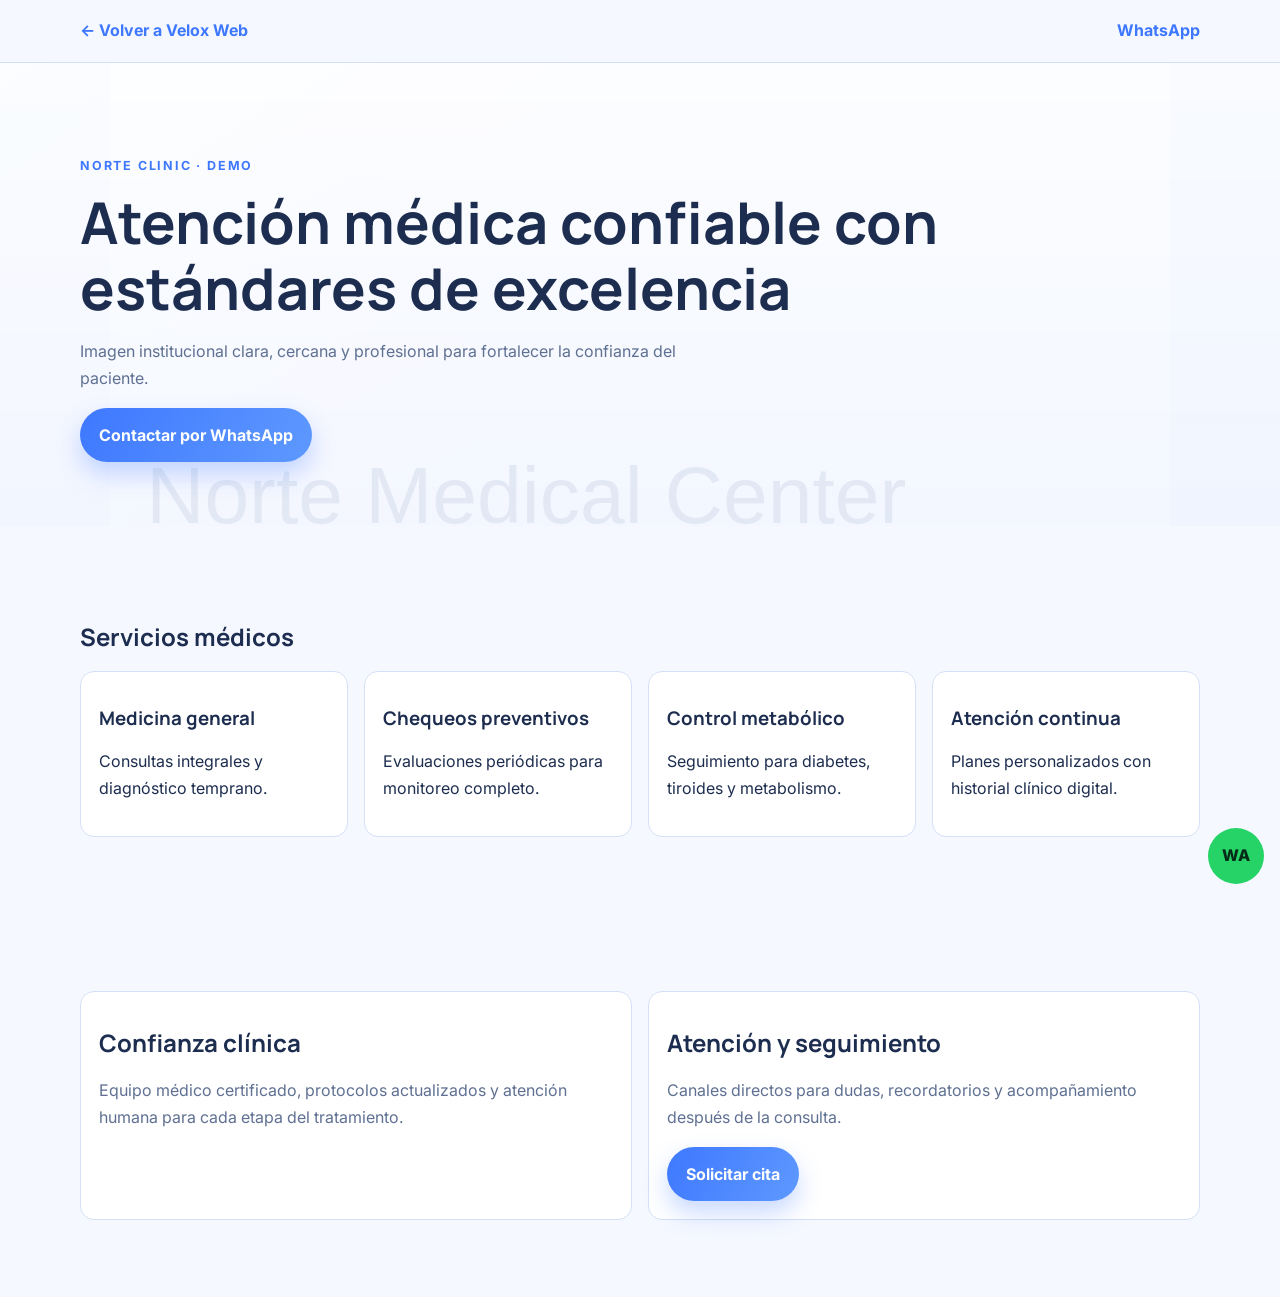
<file: demos/norte-clinic.html>
<!doctype html>
<html lang="es">
<head>
  <meta charset="utf-8" /><meta name="viewport" content="width=device-width, initial-scale=1" />
  <title>Norte Clinic | Demo Profesional</title>
  <link rel="preconnect" href="https://fonts.googleapis.com"><link rel="preconnect" href="https://fonts.gstatic.com" crossorigin>
  <link href="https://fonts.googleapis.com/css2?family=Inter:wght@400;500;600;700&family=Manrope:wght@600;700;800&display=swap" rel="stylesheet">
  <style>
    :root{--bg:#f5f8ff;--surface:#fff;--text:#1d2d4f;--muted:#5f7092;--border:#d5e0f8}
    *{box-sizing:border-box}html{scroll-behavior:smooth}body{margin:0;font-family:Inter,sans-serif;background:var(--bg);color:var(--text);line-height:1.7}
    .top{position:sticky;top:0;z-index:20;background:rgba(245,248,255,.92);backdrop-filter:blur(8px);border-bottom:1px solid var(--border)}
    .top .wrap{width:min(1120px,92%);margin:auto;min-height:62px;display:flex;align-items:center;justify-content:space-between}.top a{text-decoration:none;color:#3e78ff;font-weight:700}
    .container{width:min(1120px,92%);margin:auto}.sec{padding:4.8rem 0}.reveal{opacity:0;transform:translateY(20px);transition:.6s}.reveal.visible{opacity:1;transform:none}
    .hero{background:linear-gradient(180deg,rgba(255,255,255,.88),rgba(245,248,255,.9)),url('../assets/norte-hero.svg') center/cover;padding:5rem 0 4rem}
    h1,h2,h3{font-family:Manrope,sans-serif;line-height:1.15}h1{font-size:clamp(2rem,6vw,3.6rem);margin:.4rem 0}.subtitle{color:var(--muted);max-width:62ch}
    .btn{display:inline-block;padding:.85rem 1.2rem;border-radius:999px;background:linear-gradient(120deg,#3e78ff,#5e99ff);color:#fff;text-decoration:none;font-weight:700;box-shadow:0 12px 24px rgba(62,120,255,.28);transition:.22s}
    .btn:hover{transform:translateY(-2px)} .grid{display:grid;gap:1rem}.services{grid-template-columns:repeat(4,1fr)}.trust{grid-template-columns:1fr 1fr}
    .card{background:var(--surface);border:1px solid var(--border);border-radius:14px;padding:1.1rem;transition:.24s}.card:hover{transform:translateY(-3px);box-shadow:0 10px 20px rgba(0,0,0,.06)}
    .tag{color:#3e78ff;text-transform:uppercase;letter-spacing:1.8px;font-size:.78rem;font-weight:700}
    .wa-float{position:fixed;right:1rem;bottom:1rem;width:56px;height:56px;border-radius:50%;display:grid;place-items:center;background:#25D366;color:#042b17;text-decoration:none;font-weight:800}
    @media(max-width:980px){.services,.trust{grid-template-columns:1fr}}
  </style>
</head>
<body>
  <div class="top"><div class="wrap"><a href="../index.html">← Volver a Velox Web</a><a target="_blank" rel="noopener" href="https://wa.me/529832135455?text=Hola%2C%20me%20gustar%C3%ADa%20crear%20un%20sitio%20web%20con%20Velox%20Web">WhatsApp</a></div></div>
  <header class="hero"><div class="container reveal"><p class="tag">Norte Clinic · Demo</p><h1>Atención médica confiable con estándares de excelencia</h1><p class="subtitle">Imagen institucional clara, cercana y profesional para fortalecer la confianza del paciente.</p><a class="btn" target="_blank" rel="noopener" href="https://wa.me/529832135455?text=Hola%2C%20me%20gustar%C3%ADa%20crear%20un%20sitio%20web%20con%20Velox%20Web">Contactar por WhatsApp</a></div></header>
  <section class="sec"><div class="container reveal"><h2>Servicios médicos</h2><div class="grid services"><article class="card"><h3>Medicina general</h3><p>Consultas integrales y diagnóstico temprano.</p></article><article class="card"><h3>Chequeos preventivos</h3><p>Evaluaciones periódicas para monitoreo completo.</p></article><article class="card"><h3>Control metabólico</h3><p>Seguimiento para diabetes, tiroides y metabolismo.</p></article><article class="card"><h3>Atención continua</h3><p>Planes personalizados con historial clínico digital.</p></article></div></div></section>
  <section class="sec"><div class="container grid trust reveal"><article class="card"><h2>Confianza clínica</h2><p class="subtitle">Equipo médico certificado, protocolos actualizados y atención humana para cada etapa del tratamiento.</p></article><article class="card"><h2>Atención y seguimiento</h2><p class="subtitle">Canales directos para dudas, recordatorios y acompañamiento después de la consulta.</p><a class="btn" target="_blank" rel="noopener" href="https://wa.me/529832135455?text=Hola%2C%20me%20gustar%C3%ADa%20crear%20un%20sitio%20web%20con%20Velox%20Web">Solicitar cita</a></article></div></section>
  <a class="wa-float" target="_blank" rel="noopener" href="https://wa.me/529832135455?text=Hola%2C%20me%20gustar%C3%ADa%20crear%20un%20sitio%20web%20con%20Velox%20Web">WA</a>
  <script>const obs=new IntersectionObserver((e)=>e.forEach(i=>{if(i.isIntersecting){i.target.classList.add('visible');obs.unobserve(i.target)}}),{threshold:.12});document.querySelectorAll('.reveal').forEach(el=>obs.observe(el));</script>
</body>
</html>
</file>
<file: styles.css>
:root {
  --bg: #070b16;
  --surface: rgba(19, 29, 58, 0.75);
  --text: #edf2ff;
  --muted: #a6b2d4;
  --primary: #39b7ff;
  --secondary: #32f5bd;
  --border: rgba(255, 255, 255, 0.16);
  --radius: 18px;
  --shadow: 0 20px 60px rgba(0, 0, 0, 0.35);
}

* { box-sizing: border-box; }
html { scroll-behavior: smooth; }
body {
  margin: 0;
  color: var(--text);
  font-family: Inter, system-ui, sans-serif;
  background: radial-gradient(circle at 0% 0%, #1a2959 0%, #070b16 45%), var(--bg);
  line-height: 1.7;
}

.skip-link {
  position: absolute;
  left: -999px;
  top: 8px;
  z-index: 100;
  padding: .6rem .9rem;
  border-radius: 10px;
  background: #fff;
  color: #111;
  text-decoration: none;
}
.skip-link:focus { left: 8px; }

.container { width: min(1140px, 92%); margin: 0 auto; }
.section { padding: 6rem 0; }
.section h2 { margin: 0 0 .8rem; font-size: clamp(1.8rem, 3vw, 2.6rem); font-family: "Plus Jakarta Sans", Inter, sans-serif; }
.section-intro { color: var(--muted); max-width: 68ch; margin-bottom: 1.8rem; }

.navbar {
  position: fixed;
  inset: 0 0 auto 0;
  z-index: 80;
  transition: background .35s ease, border-color .35s ease, box-shadow .35s ease;
  border-bottom: 1px solid transparent;
}
.navbar.scrolled {
  background: rgba(6, 10, 22, .86);
  border-color: var(--border);
  backdrop-filter: blur(12px);
  box-shadow: 0 10px 30px rgba(0, 0, 0, .25);
}
.nav-content { min-height: 80px; display: flex; align-items: center; justify-content: space-between; gap: 1rem; }
.brand { text-decoration: none; color: var(--text); font-family: "Plus Jakarta Sans", sans-serif; font-weight: 800; letter-spacing: .3px; }
.brand span { color: var(--primary); }
nav { display: flex; gap: 1.2rem; }
nav a { color: var(--muted); text-decoration: none; font-weight: 500; transition: color .25s ease; }
nav a:hover, nav a.active { color: var(--text); }

.btn {
  display: inline-flex;
  align-items: center;
  justify-content: center;
  gap: .4rem;
  border-radius: 999px;
  padding: .85rem 1.3rem;
  text-decoration: none;
  font-weight: 700;
  transition: transform .22s ease, box-shadow .22s ease, background .22s ease, color .22s ease;
}
.btn-primary {
  background: linear-gradient(110deg, var(--primary), var(--secondary));
  color: #061216;
  box-shadow: 0 14px 35px rgba(57, 183, 255, .35);
}
.btn-primary:hover { transform: translateY(-2px); box-shadow: 0 20px 45px rgba(57, 183, 255, .42); }
.btn-secondary {
  color: var(--text);
  border: 1px solid var(--border);
  background: rgba(255, 255, 255, .02);
}
.btn-secondary:hover { transform: translateY(-2px); border-color: rgba(255,255,255,.35); }

a:focus-visible,
button:focus-visible,
summary:focus-visible { outline: 2px solid #8dd8ff; outline-offset: 3px; border-radius: 10px; }

.hero {
  position: relative;
  overflow: hidden;
  padding: 9rem 0 5.5rem;
}
.orb {
  position: absolute;
  border-radius: 50%;
  filter: blur(30px);
  opacity: .4;
  pointer-events: none;
}
.orb-1 { width: 340px; height: 340px; background: #2eb8ff; top: -120px; right: 8%; }
.orb-2 { width: 240px; height: 240px; background: #2ff5bd; bottom: -90px; left: 12%; }
.hero-grid { display: grid; grid-template-columns: 1.1fr .9fr; gap: 1.5rem; align-items: center; }
.eyebrow {
  display: inline-block;
  color: #9cd9ff;
  font-weight: 700;
  margin-bottom: .85rem;
  letter-spacing: .4px;
  text-transform: uppercase;
  font-size: .78rem;
}
h1 {
  margin: 0;
  font-size: clamp(2rem, 4.8vw, 3.8rem);
  line-height: 1.1;
  font-family: "Plus Jakarta Sans", Inter, sans-serif;
}
.subtitle { color: var(--muted); max-width: 64ch; margin: 1rem 0 1.5rem; }
.hero-actions { display: flex; flex-wrap: wrap; gap: .9rem; margin-bottom: 1.8rem; }
.hero-metrics { display: grid; grid-template-columns: repeat(3, minmax(0,1fr)); gap: .8rem; }
.hero-metrics div { background: rgba(255,255,255,.04); border: 1px solid var(--border); border-radius: 14px; padding: .85rem; }
.hero-metrics strong { font-size: 1.3rem; display: block; font-family: "Plus Jakarta Sans", sans-serif; }
.hero-metrics span { color: var(--muted); font-size: .92rem; }

.hero-panel {
  background: linear-gradient(165deg, rgba(255,255,255,.12), rgba(255,255,255,.03));
  border: 1px solid var(--border);
  border-radius: 24px;
  box-shadow: var(--shadow);
  padding: .8rem;
}
.hero-panel img { width: 100%; border-radius: 16px; display: block; }

.grid { display: grid; gap: 1rem; }
.grid.three { grid-template-columns: repeat(3, minmax(0, 1fr)); }
.grid.four { grid-template-columns: repeat(4, minmax(0, 1fr)); }
.card,
.service-card,
.demo-card,
.timeline article,
.result-card {
  background: var(--surface);
  border: 1px solid var(--border);
  border-radius: var(--radius);
  backdrop-filter: blur(8px);
}
.card { padding: 1.1rem; font-weight: 600; }
.service-card { padding: 1.3rem; transition: transform .25s ease, border-color .25s ease, box-shadow .25s ease; }
.service-card p { color: var(--muted); margin: .6rem 0 0; }
.service-card:hover { transform: translateY(-4px); border-color: rgba(57,183,255,.7); box-shadow: 0 18px 28px rgba(0,0,0,.2); }

.timeline { display: grid; grid-template-columns: repeat(4, minmax(0, 1fr)); gap: .9rem; }
.timeline article { padding: 1.2rem; position: relative; transition: transform .25s ease, border-color .25s ease; }
.timeline article:hover { transform: translateY(-3px); border-color: rgba(50,245,189,.8); }
.timeline span {
  display: inline-flex;
  width: 34px;
  height: 34px;
  border-radius: 999px;
  background: linear-gradient(120deg, var(--primary), var(--secondary));
  color: #061216;
  font-weight: 800;
  justify-content: center;
  align-items: center;
  margin-bottom: .75rem;
}
.timeline h3 { margin: 0 0 .45rem; font-size: 1.04rem; }
.timeline p { margin: 0; color: var(--muted); }

.results-grid { display: grid; grid-template-columns: repeat(3,minmax(0,1fr)); gap: 1rem; }
.result-card { padding: 1.2rem; }
.result-card p { color: var(--text); margin-top: 0; }
.result-card strong { color: var(--muted); font-weight: 600; }

.demos-grid .demo-card {
  display: block;
  text-decoration: none;
  color: inherit;
  padding: .85rem;
  overflow: hidden;
  transition: transform .25s ease, border-color .25s ease, box-shadow .25s ease;
}
.demo-card img { width: 100%; height: 185px; object-fit: cover; border-radius: 13px; }
.demo-card h3 { margin: .95rem 0 .2rem; }
.demo-card p { margin: 0; color: var(--muted); }
.demo-card:hover { transform: translateY(-5px); border-color: rgba(57,183,255,.75); box-shadow: var(--shadow); }

.faq-list { display: grid; gap: .85rem; }
details {
  background: var(--surface);
  border: 1px solid var(--border);
  border-radius: 14px;
  padding: 1rem 1.2rem;
  transition: border-color .25s ease;
}
details[open], details:hover { border-color: rgba(57,183,255,.6); }
summary { cursor: pointer; font-weight: 700; }
details p { color: var(--muted); margin: .6rem 0 0; }

.cta-final {
  text-align: center;
  background: linear-gradient(180deg, rgba(50,245,189,.1), rgba(57,183,255,.08));
}
.cta-final p { color: var(--muted); margin-top: 0; }

.footer {
  border-top: 1px solid var(--border);
  padding: 2rem 0 2.4rem;
  color: var(--muted);
}
.footer-grid { display: grid; grid-template-columns: 1.2fr 1fr 1fr; gap: 1rem; }
.footer-brand { color: var(--text); font-weight: 800; font-family: "Plus Jakarta Sans", sans-serif; font-size: 1.1rem; }
.footer a { color: var(--text); text-decoration: none; }

.whatsapp-float {
  position: fixed;
  right: 1rem;
  bottom: 1rem;
  width: 60px;
  height: 60px;
  border-radius: 50%;
  display: grid;
  place-items: center;
  text-decoration: none;
  color: #03231a;
  font-weight: 800;
  background: linear-gradient(135deg, #2ff5bd, #5dffcf);
  box-shadow: 0 14px 30px rgba(47,245,189,.45);
  z-index: 90;
  transition: transform .2s ease;
}
.whatsapp-float:hover { transform: translateY(-3px) scale(1.03); }

.reveal {
  opacity: 0;
  transform: translateY(26px);
  transition: opacity .65s ease, transform .65s ease;
}
.reveal.visible {
  opacity: 1;
  transform: translateY(0);
}

@media (prefers-reduced-motion: reduce) {
  *, *::before, *::after { animation: none !important; transition: none !important; scroll-behavior: auto !important; }
  .reveal { opacity: 1; transform: none; }
}

@media (max-width: 1000px) {
  .hero-grid,
  .grid.three,
  .grid.four,
  .timeline,
  .footer-grid,
  .hero-metrics,
  .results-grid { grid-template-columns: 1fr; }
  nav { display: none; }
  .section { padding: 4.8rem 0; }
}
</file>
<file: velox-web/styles.css>
:root {
  --bg: #0b1020;
  --surface: #111938;
  --text: #e9ecff;
  --muted: #a9b0d0;
  --primary: #29b6ff;
  --primary-2: #00e5a8;
  --border: rgba(255, 255, 255, 0.12);
}

* { box-sizing: border-box; }
html { scroll-behavior: smooth; }
body {
  margin: 0;
  font-family: Inter, Segoe UI, Roboto, Arial, sans-serif;
  background: radial-gradient(circle at 20% 10%, #1a285c 0, #0b1020 45%), var(--bg);
  color: var(--text);
  line-height: 1.6;
}

.container {
  width: min(1100px, 92%);
  margin: 0 auto;
}

.navbar {
  position: sticky;
  top: 0;
  z-index: 50;
  backdrop-filter: blur(10px);
  background: rgba(8, 12, 28, 0.85);
  border-bottom: 1px solid var(--border);
}

.nav-content {
  display: flex;
  justify-content: space-between;
  align-items: center;
  min-height: 74px;
  gap: 1rem;
}

.brand { color: var(--text); text-decoration: none; font-weight: 700; font-size: 1.1rem; }
.brand span { color: var(--primary); }
nav { display: flex; gap: 1rem; flex-wrap: wrap; }
nav a { color: var(--muted); text-decoration: none; font-weight: 500; }
nav a:hover { color: var(--text); }

.nav-cta,
.btn {
  text-decoration: none;
  display: inline-block;
  border-radius: 999px;
  padding: 0.75rem 1.1rem;
  font-weight: 600;
  transition: transform .2s ease, box-shadow .2s ease, opacity .2s;
}

.nav-cta,
.btn-primary {
  background: linear-gradient(90deg, var(--primary), var(--primary-2));
  color: #061014;
  box-shadow: 0 10px 30px rgba(41, 182, 255, 0.35);
}
.btn-primary:hover,
.nav-cta:hover { transform: translateY(-2px); }
.btn-secondary {
  color: var(--text);
  border: 1px solid var(--border);
}

.hero { padding: 5rem 0 3rem; }
.hero-grid {
  display: grid;
  grid-template-columns: 1.2fr .8fr;
  gap: 1.5rem;
  align-items: stretch;
}
.eyebrow { color: var(--primary); font-weight: 600; margin-bottom: .3rem; }
h1 { font-size: clamp(2rem, 4vw, 3.2rem); line-height: 1.15; margin: 0 0 1rem; }
.subtitle { color: var(--muted); max-width: 65ch; }
.hero-actions { display: flex; gap: .9rem; flex-wrap: wrap; margin-top: 1.4rem; }

.hero-panel {
  background: linear-gradient(165deg, rgba(255,255,255,.08), rgba(255,255,255,.02));
  border: 1px solid var(--border);
  border-radius: 18px;
  padding: 1.4rem;
}
.hero-panel h2 { font-size: 1.1rem; }
.hero-panel ul { padding-left: 1rem; color: var(--muted); }

.section { padding: 4rem 0; }
.section h2 { font-size: clamp(1.6rem, 3vw, 2.4rem); margin: 0 0 1.2rem; }
.section-intro { color: var(--muted); margin-bottom: 1.2rem; }

.grid {
  display: grid;
  gap: 1rem;
}
.grid.three { grid-template-columns: repeat(3, minmax(0, 1fr)); }
.grid.four { grid-template-columns: repeat(4, minmax(0, 1fr)); }

.card,
.service-card,
.demo-card {
  background: var(--surface);
  border: 1px solid var(--border);
  border-radius: 14px;
  padding: 1.1rem;
}

.service-card p { color: var(--muted); }

.steps {
  margin: 0;
  padding-left: 1.2rem;
  display: grid;
  gap: .6rem;
}

.demo-card {
  display: block;
  color: inherit;
  text-decoration: none;
  overflow: hidden;
}
.demo-card img {
  width: 100%;
  height: 170px;
  object-fit: cover;
  border-radius: 10px;
}
.demo-card p { color: var(--muted); }
.demo-card:hover { transform: translateY(-3px); transition: .2s ease; }

.faq-list { display: grid; gap: .7rem; }
details {
  background: var(--surface);
  border: 1px solid var(--border);
  border-radius: 12px;
  padding: .9rem 1rem;
}
summary { cursor: pointer; font-weight: 600; }
details p { color: var(--muted); }

.cta-final {
  text-align: center;
  background: linear-gradient(180deg, rgba(0,229,168,.08), rgba(41,182,255,.06));
}

.footer {
  border-top: 1px solid var(--border);
  padding: 2rem 0;
  color: var(--muted);
}
.footer a { color: var(--text); text-decoration: none; }

.whatsapp-float {
  position: fixed;
  right: 1rem;
  bottom: 1rem;
  width: 54px;
  height: 54px;
  display: grid;
  place-items: center;
  border-radius: 50%;
  color: #08120f;
  text-decoration: none;
  font-weight: 800;
  background: #2fffae;
  box-shadow: 0 8px 20px rgba(47, 255, 174, 0.45);
}

.reveal {
  opacity: 0;
  transform: translateY(18px);
  transition: opacity .55s ease, transform .55s ease;
}
.reveal.visible {
  opacity: 1;
  transform: translateY(0);
}

@media (max-width: 900px) {
  .hero-grid,
  .grid.three,
  .grid.four {
    grid-template-columns: 1fr;
  }
  nav { display: none; }
}
</file>
